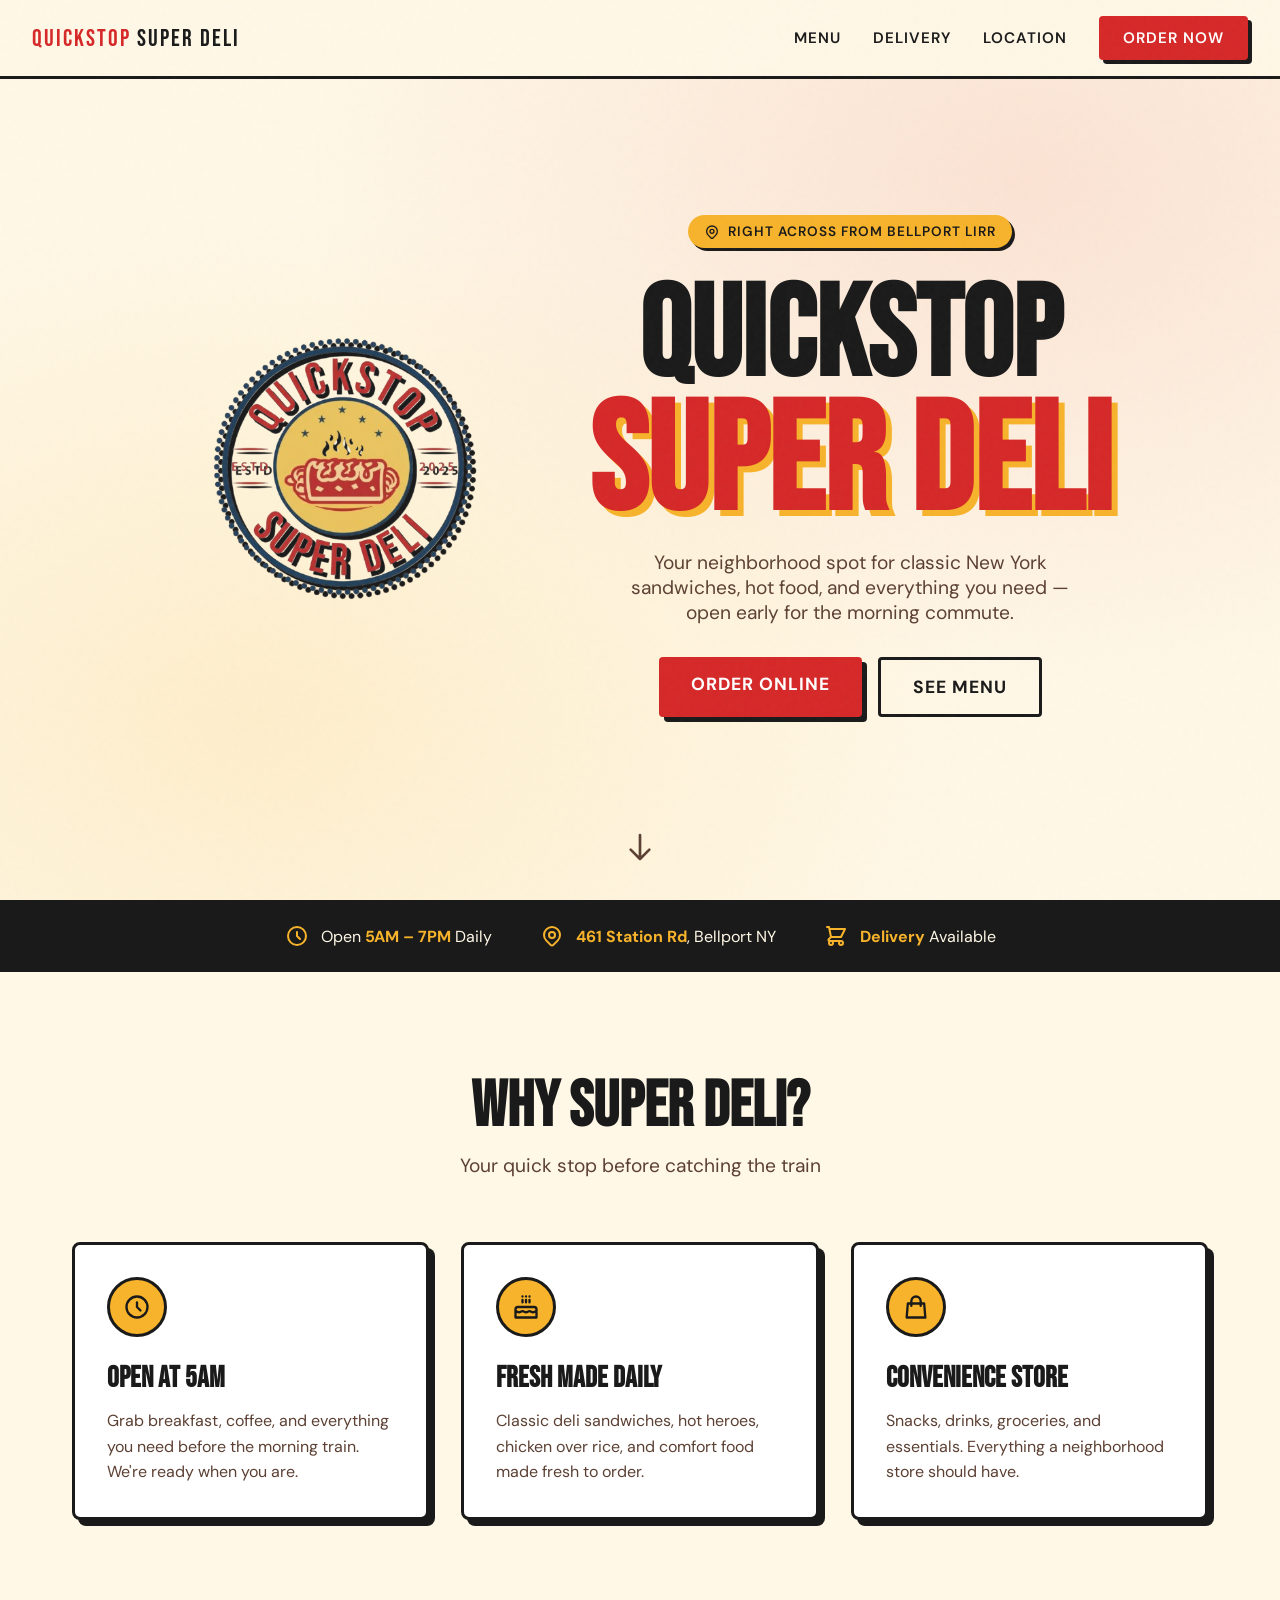
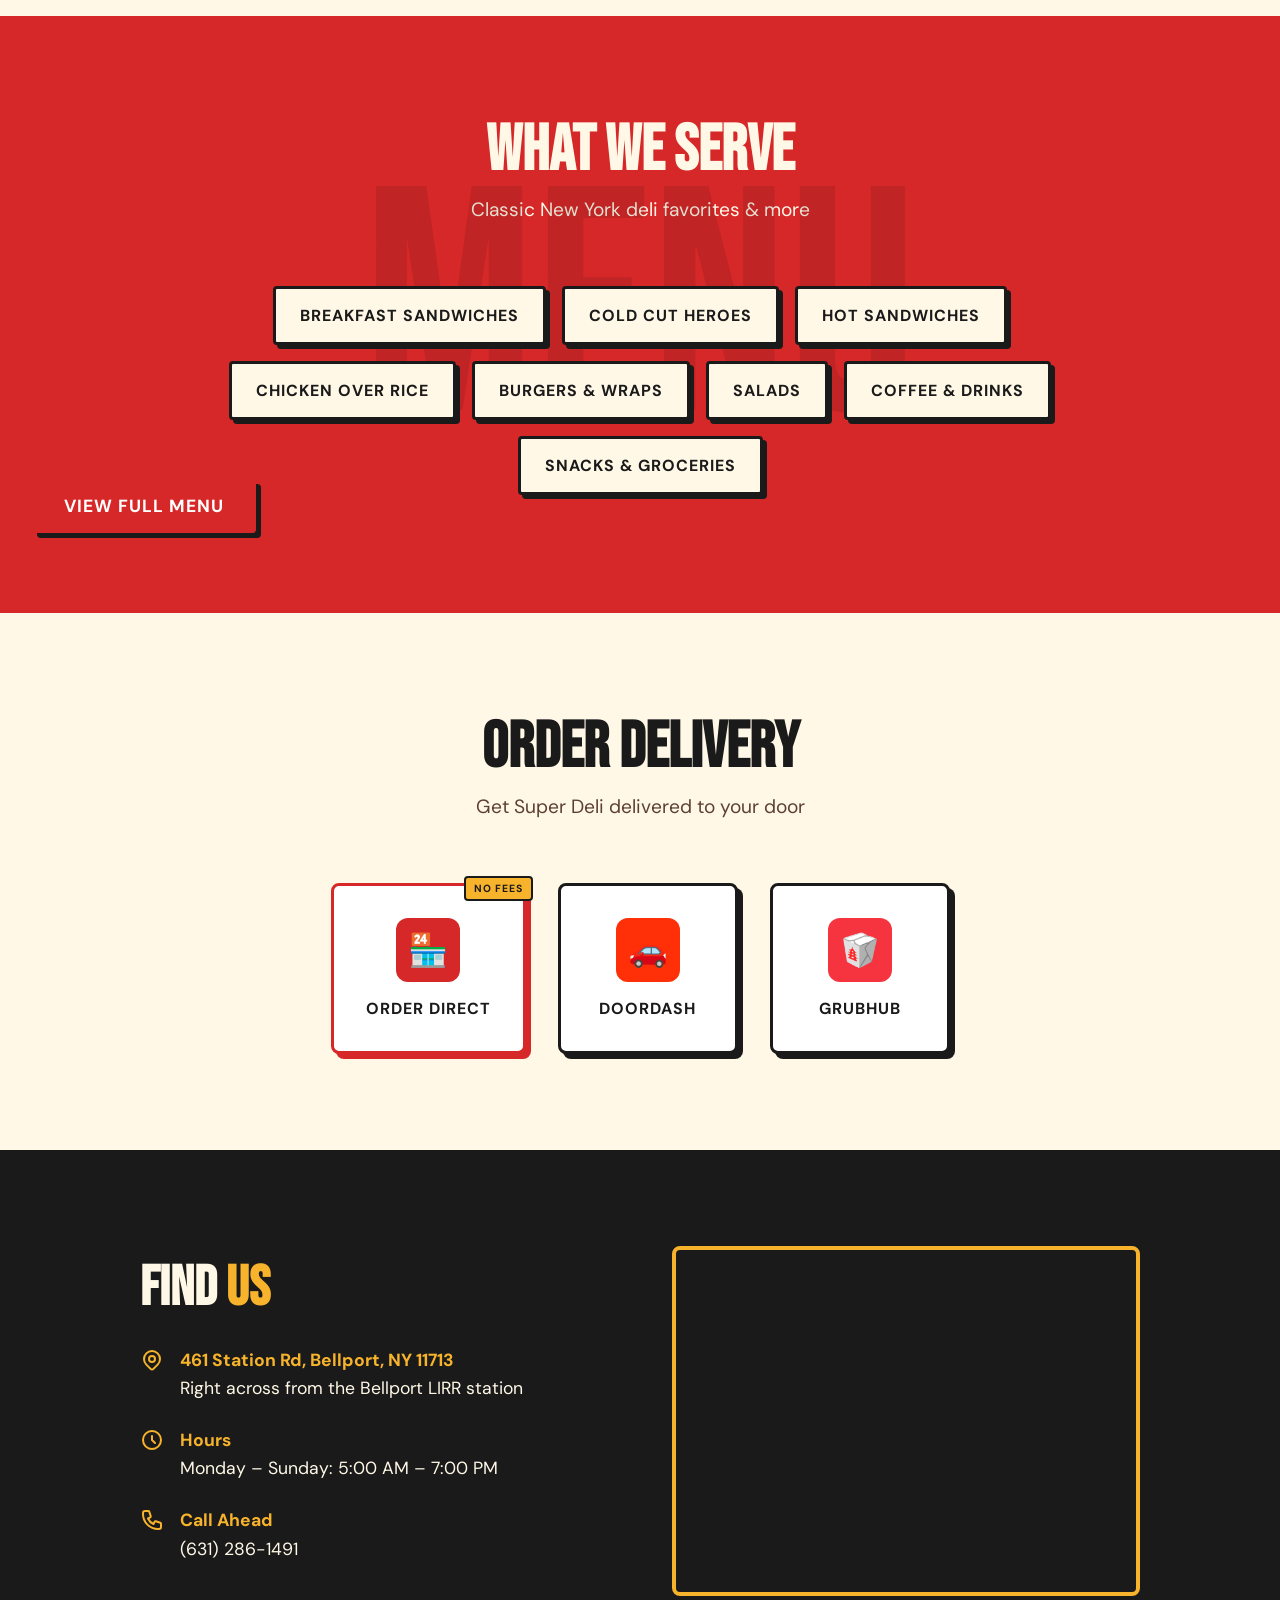
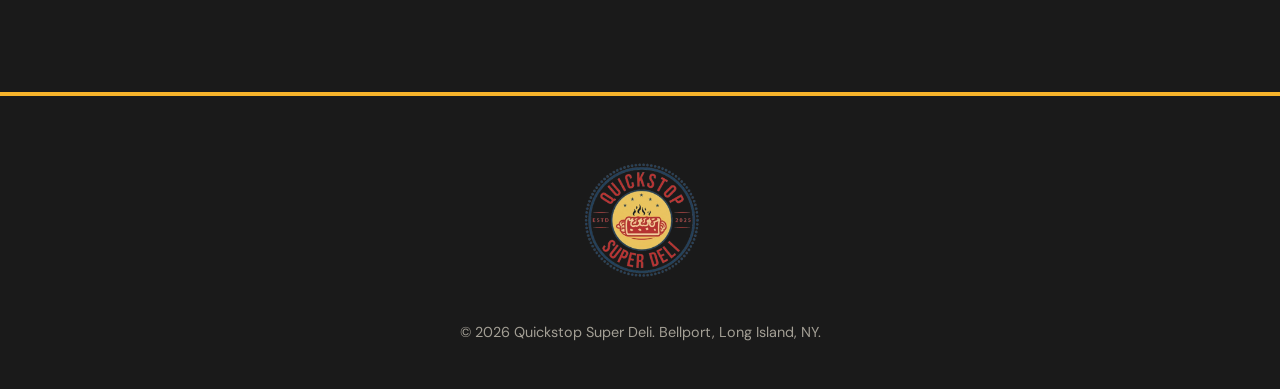
<file: website/index.html>
<!DOCTYPE html>
<html lang="en">
<head>
    <meta charset="UTF-8">
    <meta name="viewport" content="width=device-width, initial-scale=1.0">
    <title>Quickstop Super Deli | Bellport, NY</title>
    <link rel="preconnect" href="https://fonts.googleapis.com">
    <link rel="preconnect" href="https://fonts.gstatic.com" crossorigin>
    <link href="https://fonts.googleapis.com/css2?family=Bebas+Neue&family=DM+Sans:wght@400;500;600;700&display=swap" rel="stylesheet">
    <style>
        :root {
            --deli-red: #D62828;
            --deli-yellow: #F7B32B;
            --deli-cream: #FFF8E7;
            --deli-dark: #1A1A1A;
            --deli-brown: #5C4033;
        }

        * {
            margin: 0;
            padding: 0;
            box-sizing: border-box;
        }

        body {
            font-family: 'DM Sans', sans-serif;
            background: var(--deli-cream);
            color: var(--deli-dark);
            overflow-x: hidden;
        }

        /* Grain overlay */
        body::before {
            content: '';
            position: fixed;
            top: 0;
            left: 0;
            width: 100%;
            height: 100%;
            background-image: url("data:image/svg+xml,%3Csvg viewBox='0 0 200 200' xmlns='http://www.w3.org/2000/svg'%3E%3Cfilter id='noise'%3E%3CfeTurbulence type='fractalNoise' baseFrequency='0.85' numOctaves='4' stitchTiles='stitch'/%3E%3C/filter%3E%3Crect width='100%' height='100%' filter='url(%23noise)'/%3E%3C/svg%3E");
            opacity: 0.03;
            pointer-events: none;
            z-index: 1000;
        }

        /* Navigation */
        nav {
            position: fixed;
            top: 0;
            left: 0;
            right: 0;
            z-index: 100;
            padding: 1rem 2rem;
            display: flex;
            justify-content: space-between;
            align-items: center;
            background: rgba(255, 248, 231, 0.95);
            backdrop-filter: blur(10px);
            border-bottom: 3px solid var(--deli-dark);
        }

        .logo-text {
            font-family: 'Bebas Neue', sans-serif;
            font-size: 1.5rem;
            color: var(--deli-red);
            letter-spacing: 2px;
            text-decoration: none;
        }

        .logo-text span {
            color: var(--deli-dark);
        }

        .nav-links {
            display: flex;
            gap: 2rem;
            align-items: center;
        }

        .nav-links a {
            text-decoration: none;
            color: var(--deli-dark);
            font-weight: 600;
            font-size: 0.95rem;
            text-transform: uppercase;
            letter-spacing: 1px;
            transition: color 0.3s;
        }

        .nav-links a:hover {
            color: var(--deli-red);
        }

        .order-btn {
            background: var(--deli-red);
            color: white !important;
            padding: 0.75rem 1.5rem;
            border-radius: 4px;
            transition: transform 0.3s, box-shadow 0.3s !important;
            box-shadow: 4px 4px 0 var(--deli-dark);
        }

        .order-btn:hover {
            transform: translate(-2px, -2px);
            box-shadow: 6px 6px 0 var(--deli-dark);
        }

        /* Hero Section */
        .hero {
            min-height: 100vh;
            display: flex;
            justify-content: center;
            align-items: center;
            gap: 5rem;
            padding: 6rem 5% 4rem;
            position: relative;
            overflow: hidden;
        }

        .hero-logo {
            flex-shrink: 0;
        }

        .hero-logo img {
            width: 340px;
            height: auto;
            filter: drop-shadow(4px 4px 0 var(--deli-dark));
        }

        .hero-content {
            text-align: center;
            max-width: 550px;
        }

        .hero-bg {
            position: absolute;
            top: 0;
            left: 0;
            right: 0;
            bottom: 0;
            background: 
                radial-gradient(ellipse at 20% 80%, rgba(247, 179, 43, 0.15) 0%, transparent 50%),
                radial-gradient(ellipse at 80% 20%, rgba(214, 40, 40, 0.1) 0%, transparent 50%);
            z-index: -1;
        }

        .hero-badge {
            display: inline-flex;
            align-items: center;
            gap: 0.5rem;
            background: var(--deli-yellow);
            color: var(--deli-dark);
            padding: 0.5rem 1rem;
            border-radius: 50px;
            font-weight: 600;
            font-size: 0.85rem;
            text-transform: uppercase;
            letter-spacing: 1px;
            margin-bottom: 2rem;
            animation: fadeSlideDown 0.8s ease-out;
            box-shadow: 3px 3px 0 var(--deli-dark);
        }

        .hero-badge svg {
            width: 16px;
            height: 16px;
        }

        .hero h1 {
            font-family: 'Bebas Neue', sans-serif;
            font-size: clamp(3.5rem, 10vw, 8rem);
            line-height: 0.9;
            color: var(--deli-dark);
            margin-bottom: 1rem;
            animation: fadeSlideUp 0.8s ease-out 0.2s both;
        }

        .hero h1 .super {
            color: var(--deli-red);
            display: block;
            font-size: 1.2em;
            text-shadow: 6px 6px 0 var(--deli-yellow);
        }

        .hero-subtitle {
            font-size: 1.2rem;
            color: var(--deli-brown);
            max-width: 450px;
            margin: 0 auto 2rem;
            animation: fadeSlideUp 0.8s ease-out 0.4s both;
        }

        .hero-ctas {
            display: flex;
            gap: 1rem;
            flex-wrap: wrap;
            justify-content: center;
            animation: fadeSlideUp 0.8s ease-out 0.6s both;
        }

        .btn-primary {
            background: var(--deli-red);
            color: white;
            padding: 1rem 2rem;
            font-size: 1.1rem;
            font-weight: 700;
            text-decoration: none;
            text-transform: uppercase;
            letter-spacing: 1px;
            border-radius: 4px;
            box-shadow: 5px 5px 0 var(--deli-dark);
            transition: all 0.3s;
        }

        .btn-primary:hover {
            transform: translate(-3px, -3px);
            box-shadow: 8px 8px 0 var(--deli-dark);
        }

        .btn-secondary {
            background: transparent;
            color: var(--deli-dark);
            padding: 1rem 2rem;
            font-size: 1.1rem;
            font-weight: 700;
            text-decoration: none;
            text-transform: uppercase;
            letter-spacing: 1px;
            border: 3px solid var(--deli-dark);
            border-radius: 4px;
            transition: all 0.3s;
        }

        .btn-secondary:hover {
            background: var(--deli-dark);
            color: var(--deli-cream);
        }

        .scroll-indicator {
            position: absolute;
            bottom: 2rem;
            left: 50%;
            transform: translateX(-50%);
            animation: bounce 2s infinite;
        }

        .scroll-indicator svg {
            width: 32px;
            height: 32px;
            color: var(--deli-brown);
        }

        /* Info Strip */
        .info-strip {
            background: var(--deli-dark);
            color: var(--deli-cream);
            padding: 1.5rem 2rem;
            display: flex;
            justify-content: center;
            gap: 3rem;
            flex-wrap: wrap;
        }

        .info-item {
            display: flex;
            align-items: center;
            gap: 0.75rem;
            font-size: 1rem;
        }

        .info-item svg {
            width: 24px;
            height: 24px;
            color: var(--deli-yellow);
        }

        .info-item strong {
            color: var(--deli-yellow);
        }

        /* Features Section */
        .features {
            padding: 6rem 2rem;
            max-width: 1200px;
            margin: 0 auto;
        }

        .section-header {
            text-align: center;
            margin-bottom: 4rem;
        }

        .section-header h2 {
            font-family: 'Bebas Neue', sans-serif;
            font-size: 4rem;
            color: var(--deli-dark);
            margin-bottom: 0.5rem;
        }

        .section-header p {
            color: var(--deli-brown);
            font-size: 1.2rem;
        }

        .features-grid {
            display: grid;
            grid-template-columns: repeat(auto-fit, minmax(280px, 1fr));
            gap: 2rem;
        }

        .feature-card {
            background: white;
            border: 3px solid var(--deli-dark);
            border-radius: 8px;
            padding: 2rem;
            box-shadow: 6px 6px 0 var(--deli-dark);
            transition: all 0.3s;
        }

        .feature-card:hover {
            transform: translate(-4px, -4px);
            box-shadow: 10px 10px 0 var(--deli-dark);
        }

        .feature-icon {
            width: 60px;
            height: 60px;
            background: var(--deli-yellow);
            border-radius: 50%;
            display: flex;
            align-items: center;
            justify-content: center;
            margin-bottom: 1.5rem;
            border: 3px solid var(--deli-dark);
        }

        .feature-icon svg {
            width: 28px;
            height: 28px;
            color: var(--deli-dark);
        }

        .feature-card h3 {
            font-family: 'Bebas Neue', sans-serif;
            font-size: 1.8rem;
            margin-bottom: 0.75rem;
            color: var(--deli-dark);
        }

        .feature-card p {
            color: var(--deli-brown);
            line-height: 1.6;
        }

        /* Menu Preview */
        .menu-preview {
            background: var(--deli-red);
            padding: 6rem 2rem;
            position: relative;
            overflow: hidden;
        }

        .menu-preview::before {
            content: 'MENU';
            position: absolute;
            font-family: 'Bebas Neue', sans-serif;
            font-size: 20rem;
            color: rgba(0,0,0,0.1);
            top: 50%;
            left: 50%;
            transform: translate(-50%, -50%);
            pointer-events: none;
        }

        .menu-preview .section-header h2,
        .menu-preview .section-header p {
            color: var(--deli-cream);
        }

        .menu-categories {
            display: flex;
            justify-content: center;
            gap: 1rem;
            flex-wrap: wrap;
            max-width: 900px;
            margin: 0 auto;
            position: relative;
            z-index: 1;
        }

        .menu-tag {
            background: var(--deli-cream);
            color: var(--deli-dark);
            padding: 1rem 1.5rem;
            font-weight: 700;
            text-transform: uppercase;
            letter-spacing: 1px;
            border-radius: 4px;
            border: 3px solid var(--deli-dark);
            box-shadow: 4px 4px 0 var(--deli-dark);
            transition: all 0.3s;
            cursor: default;
        }

        .menu-tag:hover {
            background: var(--deli-yellow);
            transform: translate(-2px, -2px);
            box-shadow: 6px 6px 0 var(--deli-dark);
        }

        /* Delivery Section */
        .delivery {
            padding: 6rem 2rem;
            max-width: 1000px;
            margin: 0 auto;
            text-align: center;
        }

        .delivery-apps {
            display: flex;
            justify-content: center;
            gap: 2rem;
            margin-top: 3rem;
            flex-wrap: wrap;
        }

        .delivery-app {
            display: flex;
            flex-direction: column;
            align-items: center;
            gap: 1rem;
            padding: 2rem;
            background: white;
            border: 3px solid var(--deli-dark);
            border-radius: 8px;
            box-shadow: 5px 5px 0 var(--deli-dark);
            text-decoration: none;
            color: var(--deli-dark);
            transition: all 0.3s;
            min-width: 180px;
        }

        .delivery-app:hover {
            transform: translate(-3px, -3px);
            box-shadow: 8px 8px 0 var(--deli-dark);
        }

        .delivery-app-icon {
            width: 64px;
            height: 64px;
            border-radius: 12px;
            display: flex;
            align-items: center;
            justify-content: center;
            font-size: 2rem;
        }

        .delivery-app-icon.order-direct {
            background: var(--deli-red);
            color: white;
        }

        .delivery-app.order-direct-card {
            border-color: var(--deli-red);
            box-shadow: 5px 5px 0 var(--deli-red);
            position: relative;
        }

        .delivery-app.order-direct-card:hover {
            box-shadow: 8px 8px 0 var(--deli-red);
        }

        .direct-badge {
            position: absolute;
            top: -10px;
            right: -10px;
            background: var(--deli-yellow);
            color: var(--deli-dark);
            font-size: 0.65rem;
            font-weight: 700;
            text-transform: uppercase;
            letter-spacing: 1px;
            padding: 0.25rem 0.5rem;
            border-radius: 4px;
            border: 2px solid var(--deli-dark);
        }

        .delivery-app-icon.grubhub {
            background: #F63440;
            color: white;
        }

        .delivery-app-icon.doordash {
            background: #FF3008;
            color: white;
        }

        .delivery-app span {
            font-weight: 700;
            text-transform: uppercase;
            letter-spacing: 1px;
        }

        /* Location Section */
        .location {
            background: var(--deli-dark);
            color: var(--deli-cream);
            padding: 6rem 2rem;
        }

        .location-content {
            max-width: 1000px;
            margin: 0 auto;
            display: grid;
            grid-template-columns: 1fr 1fr;
            gap: 4rem;
            align-items: center;
        }

        .location-info h2 {
            font-family: 'Bebas Neue', sans-serif;
            font-size: 3.5rem;
            margin-bottom: 1.5rem;
        }

        .location-info h2 span {
            color: var(--deli-yellow);
        }

        .location-detail {
            display: flex;
            align-items: flex-start;
            gap: 1rem;
            margin-bottom: 1.5rem;
        }

        .location-detail svg {
            width: 24px;
            height: 24px;
            color: var(--deli-yellow);
            flex-shrink: 0;
            margin-top: 2px;
        }

        .location-detail p {
            font-size: 1.1rem;
            line-height: 1.6;
        }

        .location-detail strong {
            color: var(--deli-yellow);
        }

        .map-container {
            border-radius: 8px;
            height: 350px;
            border: 4px solid var(--deli-yellow);
            overflow: hidden;
        }

        .map-container iframe {
            width: 100%;
            height: 100%;
            border: 0;
        }

        /* Footer */
        footer {
            background: var(--deli-dark);
            border-top: 4px solid var(--deli-yellow);
            padding: 3rem 2rem;
            text-align: center;
        }

        .footer-logo-img {
            height: 150px;
            width: auto;
            margin-bottom: 1.5rem;
        }

        footer p {
            color: rgba(255, 248, 231, 0.6);
            font-size: 0.9rem;
        }

        /* Animations */
        @keyframes fadeSlideUp {
            from {
                opacity: 0;
                transform: translateY(30px);
            }
            to {
                opacity: 1;
                transform: translateY(0);
            }
        }

        @keyframes fadeSlideDown {
            from {
                opacity: 0;
                transform: translateY(-20px);
            }
            to {
                opacity: 1;
                transform: translateY(0);
            }
        }

        @keyframes bounce {
            0%, 20%, 50%, 80%, 100% {
                transform: translateX(-50%) translateY(0);
            }
            40% {
                transform: translateX(-50%) translateY(-10px);
            }
            60% {
                transform: translateX(-50%) translateY(-5px);
            }
        }

        /* Responsive */
        @media (max-width: 1100px) {
            .hero {
                gap: 3rem;
            }

            .hero-logo img {
                width: 280px;
            }
        }

        @media (max-width: 900px) {
            .hero {
                flex-direction: column;
                gap: 2rem;
                padding-top: 7rem;
            }

            .hero-logo img {
                width: 200px;
            }
        }

        @media (max-width: 768px) {
            .nav-links {
                display: none;
            }

            .hero-logo img {
                width: 150px;
            }

            .hero h1 {
                font-size: clamp(3rem, 12vw, 6rem);
            }

            .hero-subtitle {
                font-size: 1.1rem;
            }

            .info-strip {
                gap: 1.5rem;
            }

            .location-content {
                grid-template-columns: 1fr;
                gap: 2rem;
            }

            .map-placeholder {
                height: 250px;
            }
        }
    </style>
</head>
<body>
    <!-- Navigation -->
    <nav>
        <a href="/" class="logo-text">QUICKSTOP <span>SUPER DELI</span></a>
        <div class="nav-links">
            <a href="menu.html">Menu</a>
            <a href="#delivery">Delivery</a>
            <a href="#location">Location</a>
            <a href="order.html" class="order-btn">Order Now</a>
        </div>
    </nav>

    <!-- Hero Section -->
    <section class="hero">
        <div class="hero-bg"></div>

        <div class="hero-logo">
            <img src="logo.png" alt="Quickstop Super Deli">
        </div>

        <div class="hero-content">
            <div class="hero-badge">
                <svg xmlns="http://www.w3.org/2000/svg" fill="none" viewBox="0 0 24 24" stroke="currentColor" stroke-width="2">
                    <path stroke-linecap="round" stroke-linejoin="round" d="M17.657 16.657L13.414 20.9a1.998 1.998 0 01-2.827 0l-4.244-4.243a8 8 0 1111.314 0z" />
                    <path stroke-linecap="round" stroke-linejoin="round" d="M15 11a3 3 0 11-6 0 3 3 0 016 0z" />
                </svg>
                Right Across from Bellport LIRR
            </div>

            <h1>
                QUICKSTOP
                <span class="super">SUPER DELI</span>
            </h1>

            <p class="hero-subtitle">
                Your neighborhood spot for classic New York sandwiches, hot food, and everything you need — open early for the morning commute.
            </p>

            <div class="hero-ctas">
                <a href="order.html" class="btn-primary">Order Online</a>
                <a href="menu.html" class="btn-secondary">See Menu</a>
            </div>
        </div>

        <div class="scroll-indicator">
            <svg xmlns="http://www.w3.org/2000/svg" fill="none" viewBox="0 0 24 24" stroke="currentColor" stroke-width="2">
                <path stroke-linecap="round" stroke-linejoin="round" d="M19 14l-7 7m0 0l-7-7m7 7V3" />
            </svg>
        </div>
    </section>

    <!-- Info Strip -->
    <div class="info-strip">
        <div class="info-item">
            <svg xmlns="http://www.w3.org/2000/svg" fill="none" viewBox="0 0 24 24" stroke="currentColor" stroke-width="2">
                <path stroke-linecap="round" stroke-linejoin="round" d="M12 8v4l3 3m6-3a9 9 0 11-18 0 9 9 0 0118 0z" />
            </svg>
            <span>Open <strong>5AM – 7PM</strong> Daily</span>
        </div>
        <div class="info-item">
            <svg xmlns="http://www.w3.org/2000/svg" fill="none" viewBox="0 0 24 24" stroke="currentColor" stroke-width="2">
                <path stroke-linecap="round" stroke-linejoin="round" d="M17.657 16.657L13.414 20.9a1.998 1.998 0 01-2.827 0l-4.244-4.243a8 8 0 1111.314 0z" />
                <path stroke-linecap="round" stroke-linejoin="round" d="M15 11a3 3 0 11-6 0 3 3 0 016 0z" />
            </svg>
            <span><strong>461 Station Rd</strong>, Bellport NY</span>
        </div>
        <div class="info-item">
            <svg xmlns="http://www.w3.org/2000/svg" fill="none" viewBox="0 0 24 24" stroke="currentColor" stroke-width="2">
                <path stroke-linecap="round" stroke-linejoin="round" d="M3 3h2l.4 2M7 13h10l4-8H5.4M7 13L5.4 5M7 13l-2.293 2.293c-.63.63-.184 1.707.707 1.707H17m0 0a2 2 0 100 4 2 2 0 000-4zm-8 2a2 2 0 11-4 0 2 2 0 014 0z" />
            </svg>
            <span><strong>Delivery</strong> Available</span>
        </div>
    </div>

    <!-- Features Section -->
    <section class="features">
        <div class="section-header">
            <h2>Why Super Deli?</h2>
            <p>Your quick stop before catching the train</p>
        </div>

        <div class="features-grid">
            <div class="feature-card">
                <div class="feature-icon">
                    <svg xmlns="http://www.w3.org/2000/svg" fill="none" viewBox="0 0 24 24" stroke="currentColor" stroke-width="2">
                        <path stroke-linecap="round" stroke-linejoin="round" d="M12 8v4l3 3m6-3a9 9 0 11-18 0 9 9 0 0118 0z" />
                    </svg>
                </div>
                <h3>Open at 5AM</h3>
                <p>Grab breakfast, coffee, and everything you need before the morning train. We're ready when you are.</p>
            </div>

            <div class="feature-card">
                <div class="feature-icon">
                    <svg xmlns="http://www.w3.org/2000/svg" fill="none" viewBox="0 0 24 24" stroke="currentColor" stroke-width="2">
                        <path stroke-linecap="round" stroke-linejoin="round" d="M21 15.546c-.523 0-1.046.151-1.5.454a2.704 2.704 0 01-3 0 2.704 2.704 0 00-3 0 2.704 2.704 0 01-3 0 2.704 2.704 0 00-3 0 2.704 2.704 0 01-3 0 2.701 2.701 0 00-1.5-.454M9 6v2m3-2v2m3-2v2M9 3h.01M12 3h.01M15 3h.01M21 21v-7a2 2 0 00-2-2H5a2 2 0 00-2 2v7h18z" />
                    </svg>
                </div>
                <h3>Fresh Made Daily</h3>
                <p>Classic deli sandwiches, hot heroes, chicken over rice, and comfort food made fresh to order.</p>
            </div>

            <div class="feature-card">
                <div class="feature-icon">
                    <svg xmlns="http://www.w3.org/2000/svg" fill="none" viewBox="0 0 24 24" stroke="currentColor" stroke-width="2">
                        <path stroke-linecap="round" stroke-linejoin="round" d="M16 11V7a4 4 0 00-8 0v4M5 9h14l1 12H4L5 9z" />
                    </svg>
                </div>
                <h3>Convenience Store</h3>
                <p>Snacks, drinks, groceries, and essentials. Everything a neighborhood store should have.</p>
            </div>
        </div>
    </section>

    <!-- Menu Preview -->
    <section id="menu" class="menu-preview">
        <div class="section-header">
            <h2>What We Serve</h2>
            <p>Classic New York deli favorites & more</p>
        </div>

        <div class="menu-categories">
            <span class="menu-tag">Breakfast Sandwiches</span>
            <span class="menu-tag">Cold Cut Heroes</span>
            <span class="menu-tag">Hot Sandwiches</span>
            <span class="menu-tag">Chicken Over Rice</span>
            <span class="menu-tag">Burgers & Wraps</span>
            <span class="menu-tag">Salads</span>
            <span class="menu-tag">Coffee & Drinks</span>
            <span class="menu-tag">Snacks & Groceries</span>
        </div>
        <a href="menu.html" class="btn-primary" style="margin-top: 2rem;">View Full Menu</a>
    </section>

    <!-- Delivery Section -->
    <section id="delivery" class="delivery">
        <div class="section-header">
            <h2>Order Delivery</h2>
            <p>Get Super Deli delivered to your door</p>
        </div>

        <div class="delivery-apps">
            <a href="order.html" class="delivery-app order-direct-card">
                <span class="direct-badge">No Fees</span>
                <div class="delivery-app-icon order-direct">🏪</div>
                <span>Order Direct</span>
            </a>
            <a href="https://www.doordash.com/convenience/store/quick-stop-super-deli-bellport-36500379/" target="_blank" rel="noopener" class="delivery-app">
                <div class="delivery-app-icon doordash">🚗</div>
                <span>DoorDash</span>
            </a>
            <a href="https://www.grubhub.com/restaurant/quick-stop-super-deli-461-station-rd-bellport/12684712" target="_blank" rel="noopener" class="delivery-app">
                <div class="delivery-app-icon grubhub">🥡</div>
                <span>Grubhub</span>
            </a>
        </div>
    </section>

    <!-- Location Section -->
    <section id="location" class="location">
        <div class="location-content">
            <div class="location-info">
                <h2>Find <span>Us</span></h2>
                
                <div class="location-detail">
                    <svg xmlns="http://www.w3.org/2000/svg" fill="none" viewBox="0 0 24 24" stroke="currentColor" stroke-width="2">
                        <path stroke-linecap="round" stroke-linejoin="round" d="M17.657 16.657L13.414 20.9a1.998 1.998 0 01-2.827 0l-4.244-4.243a8 8 0 1111.314 0z" />
                        <path stroke-linecap="round" stroke-linejoin="round" d="M15 11a3 3 0 11-6 0 3 3 0 016 0z" />
                    </svg>
                    <p>
                        <strong>461 Station Rd, Bellport, NY 11713</strong><br>
                        Right across from the Bellport LIRR station
                    </p>
                </div>

                <div class="location-detail">
                    <svg xmlns="http://www.w3.org/2000/svg" fill="none" viewBox="0 0 24 24" stroke="currentColor" stroke-width="2">
                        <path stroke-linecap="round" stroke-linejoin="round" d="M12 8v4l3 3m6-3a9 9 0 11-18 0 9 9 0 0118 0z" />
                    </svg>
                    <p>
                        <strong>Hours</strong><br>
                        Monday – Sunday: 5:00 AM – 7:00 PM
                    </p>
                </div>

                <div class="location-detail">
                    <svg xmlns="http://www.w3.org/2000/svg" fill="none" viewBox="0 0 24 24" stroke="currentColor" stroke-width="2">
                        <path stroke-linecap="round" stroke-linejoin="round" d="M3 5a2 2 0 012-2h3.28a1 1 0 01.948.684l1.498 4.493a1 1 0 01-.502 1.21l-2.257 1.13a11.042 11.042 0 005.516 5.516l1.13-2.257a1 1 0 011.21-.502l4.493 1.498a1 1 0 01.684.949V19a2 2 0 01-2 2h-1C9.716 21 3 14.284 3 6V5z" />
                    </svg>
                    <p>
                        <strong>Call Ahead</strong><br>
                        (631) 286-1491
                    </p>
                </div>
            </div>

            <div class="map-container">
                <iframe
                    src="https://maps.google.com/maps?q=461+Station+Rd,+Bellport,+NY+11713&t=&z=15&ie=UTF8&iwloc=&output=embed"
                    allowfullscreen=""
                    loading="lazy"
                    title="Quickstop Super Deli Location">
                </iframe>
            </div>
        </div>
    </section>

    <!-- Footer -->
    <footer>
        <img src="logo.png" alt="Quickstop Super Deli" class="footer-logo-img">
        <p>© 2026 Quickstop Super Deli. Bellport, Long Island, NY.</p>
    </footer>
</body>
</html>
</file>
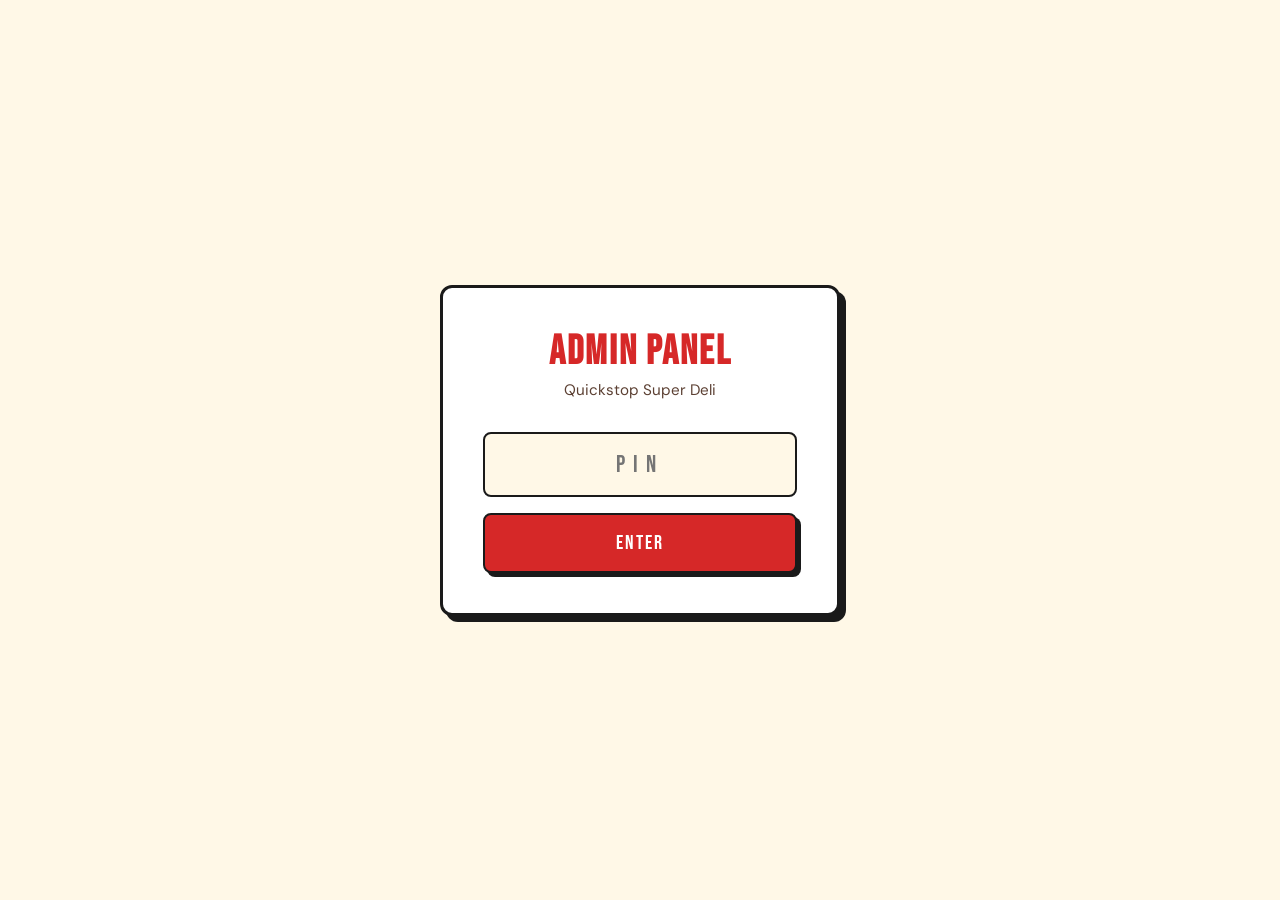
<file: website/admin/index.html>
<!DOCTYPE html>
<html lang="en">
<head>
    <meta charset="UTF-8">
    <meta name="viewport" content="width=device-width, initial-scale=1.0">
    <title>Admin | Quickstop Super Deli</title>
    <meta name="robots" content="noindex, nofollow">
    <link rel="icon" type="image/svg+xml" href="/favicon.svg">
    <link rel="preconnect" href="https://fonts.googleapis.com">
    <link rel="preconnect" href="https://fonts.gstatic.com" crossorigin>
    <link href="https://fonts.googleapis.com/css2?family=Bebas+Neue&family=DM+Sans:wght@400;500;600;700&display=swap" rel="stylesheet">
    <link rel="stylesheet" href="style.css">
</head>
<body>

    <!-- Login Screen -->
    <div class="login-screen" id="loginScreen">
        <div class="login-card">
            <h1>Admin Panel</h1>
            <p class="subtitle">Quickstop Super Deli</p>
            <input type="password" class="pin-input" id="pinInput" placeholder="PIN" maxlength="8" inputmode="numeric" autocomplete="off">
            <button class="login-btn" id="loginBtn" onclick="doLogin()">Enter</button>
            <div class="login-error" id="loginError"></div>
        </div>
    </div>

    <!-- Dashboard -->
    <div class="dashboard" id="dashboard">
        <div class="dash-header">
            <div class="dash-title">Admin <span>Panel</span></div>
            <button class="dash-logout" onclick="doLogout()">Logout</button>
        </div>

        <div class="tab-nav">
            <button class="tab-btn active" onclick="switchTab('settings')">Settings</button>
            <button class="tab-btn" onclick="switchTab('specials')">Specials</button>
            <button class="tab-btn" onclick="switchTab('pins')">PIN Management</button>
        </div>

        <!-- Tab: Settings -->
        <div class="tab-content visible" id="tab-settings">
            <div class="admin-card">
                <div class="card-header">Online Ordering</div>
                <div class="card-body">
                    <div class="setting-row">
                        <div>
                            <div class="setting-label">Online Ordering</div>
                            <div class="setting-desc">Allow customers to place orders on the website</div>
                        </div>
                        <label class="toggle-switch">
                            <input type="checkbox" id="setOrderingEnabled">
                            <span class="toggle-slider"></span>
                        </label>
                    </div>
                    <div class="setting-row">
                        <div>
                            <div class="setting-label">Scheduled Orders</div>
                            <div class="setting-desc">Allow customers to order ahead</div>
                        </div>
                        <label class="toggle-switch">
                            <input type="checkbox" id="setSchedulingEnabled">
                            <span class="toggle-slider"></span>
                        </label>
                    </div>
                    <div class="setting-row">
                        <div class="setting-label">Max Schedule Days Ahead</div>
                        <input type="number" class="setting-input" id="setMaxScheduleDays" min="1" max="14" step="1">
                    </div>
                </div>
            </div>

            <div class="admin-card">
                <div class="card-header">Delivery</div>
                <div class="card-body">
                    <div class="setting-row">
                        <div>
                            <div class="setting-label">Delivery Enabled</div>
                            <div class="setting-desc">Allow delivery orders</div>
                        </div>
                        <label class="toggle-switch">
                            <input type="checkbox" id="setDeliveryEnabled">
                            <span class="toggle-slider"></span>
                        </label>
                    </div>
                    <div class="setting-row">
                        <div class="setting-label">Delivery Radius (miles)</div>
                        <input type="number" class="setting-input" id="setDeliveryRadius" min="1" max="50" step="0.5">
                    </div>
                    <div class="setting-row">
                        <div class="setting-label">Delivery Minimum ($)</div>
                        <input type="number" class="setting-input" id="setDeliveryMin" min="0" step="1">
                    </div>
                    <div class="setting-row">
                        <div class="setting-label">Delivery Fee ($)</div>
                        <input type="number" class="setting-input" id="setDeliveryFee" min="0" step="0.50">
                    </div>
                </div>
            </div>

            <div class="admin-card">
                <div class="card-header">Fees & Tax</div>
                <div class="card-body">
                    <div class="setting-row">
                        <div>
                            <div class="setting-label">Service Fee</div>
                            <div class="setting-desc">Additional fee per order</div>
                        </div>
                        <label class="toggle-switch">
                            <input type="checkbox" id="setServiceFeeEnabled">
                            <span class="toggle-slider"></span>
                        </label>
                    </div>
                    <div class="setting-row">
                        <div class="setting-label">Service Fee Amount ($)</div>
                        <input type="number" class="setting-input" id="setServiceFee" min="0" step="0.25">
                    </div>
                    <div class="setting-row">
                        <div class="setting-label">Tax Rate (%)</div>
                        <input type="number" class="setting-input" id="setTaxRate" min="0" max="20" step="0.001">
                    </div>
                </div>
            </div>

            <button class="save-btn" id="saveSettingsBtn" onclick="saveSettings()">Save Settings</button>
            <div class="save-status" id="settingsStatus"></div>
        </div>

        <!-- Tab: Specials -->
        <div class="tab-content" id="tab-specials">
            <div class="admin-card">
                <div class="card-header">Daily Specials</div>
                <div class="card-body">
                    <div class="specials-list" id="specialsList"></div>
                    <button class="add-special-btn" onclick="openSpecialModal()">+ Add Special</button>
                </div>
            </div>
        </div>

        <!-- Tab: PIN Management -->
        <div class="tab-content" id="tab-pins">
            <div class="admin-card">
                <div class="card-header">Change Store PIN</div>
                <div class="card-body">
                    <p class="setting-desc" style="margin-bottom: 1rem;">This PIN is used by staff to access the order dashboard.</p>
                    <div class="pin-row">
                        <div class="form-row">
                            <label>Current Store PIN</label>
                            <input type="password" id="storeCurrentPin" maxlength="8" inputmode="numeric" autocomplete="off">
                        </div>
                        <div class="form-row">
                            <label>New Store PIN</label>
                            <input type="password" id="storeNewPin" maxlength="8" inputmode="numeric" autocomplete="off">
                        </div>
                    </div>
                    <button class="save-btn" onclick="changePin('store')">Change Store PIN</button>
                    <div class="save-status" id="storePinStatus"></div>
                </div>
            </div>

            <div class="admin-card">
                <div class="card-header">Change Admin PIN</div>
                <div class="card-body">
                    <p class="setting-desc" style="margin-bottom: 1rem;">This PIN is used to access this admin panel.</p>
                    <div class="pin-row">
                        <div class="form-row">
                            <label>Current Admin PIN</label>
                            <input type="password" id="adminCurrentPin" maxlength="8" inputmode="numeric" autocomplete="off">
                        </div>
                        <div class="form-row">
                            <label>New Admin PIN</label>
                            <input type="password" id="adminNewPin" maxlength="8" inputmode="numeric" autocomplete="off">
                        </div>
                    </div>
                    <button class="save-btn" onclick="changePin('admin')">Change Admin PIN</button>
                    <div class="save-status" id="adminPinStatus"></div>
                </div>
            </div>
        </div>
    </div>

    <!-- Special Form Modal -->
    <div class="modal-overlay" id="specialModal">
        <div class="modal">
            <div class="modal-header">
                <h2 id="specialModalTitle">Add Special</h2>
                <button class="modal-close" onclick="closeSpecialModal()">&times;</button>
            </div>
            <div class="modal-body">
                <input type="hidden" id="specialId">
                <div class="form-row">
                    <label for="specialTitle">Title *</label>
                    <input type="text" id="specialTitle" placeholder="e.g. Taco Tuesday">
                </div>
                <div class="form-row">
                    <label for="specialDesc">Description</label>
                    <textarea id="specialDesc" placeholder="e.g. 3 tacos for $8 with rice and beans"></textarea>
                </div>
                <div class="form-row">
                    <label for="specialDay">Day of Week</label>
                    <select id="specialDay">
                        <option value="">Every Day</option>
                        <option value="Monday">Monday</option>
                        <option value="Tuesday">Tuesday</option>
                        <option value="Wednesday">Wednesday</option>
                        <option value="Thursday">Thursday</option>
                        <option value="Friday">Friday</option>
                        <option value="Saturday">Saturday</option>
                        <option value="Sunday">Sunday</option>
                    </select>
                </div>
                <div class="form-row">
                    <label>
                        <input type="checkbox" id="specialActive" checked style="margin-right: 0.5rem;">
                        Active
                    </label>
                </div>
            </div>
            <div class="modal-footer">
                <button class="save-btn" onclick="saveSpecial()" style="margin-top: 0;">Save Special</button>
            </div>
        </div>
    </div>

    <!-- Toast -->
    <div class="toast" id="toast"></div>

    <script src="app.js"></script>
</body>
</html>
</file>
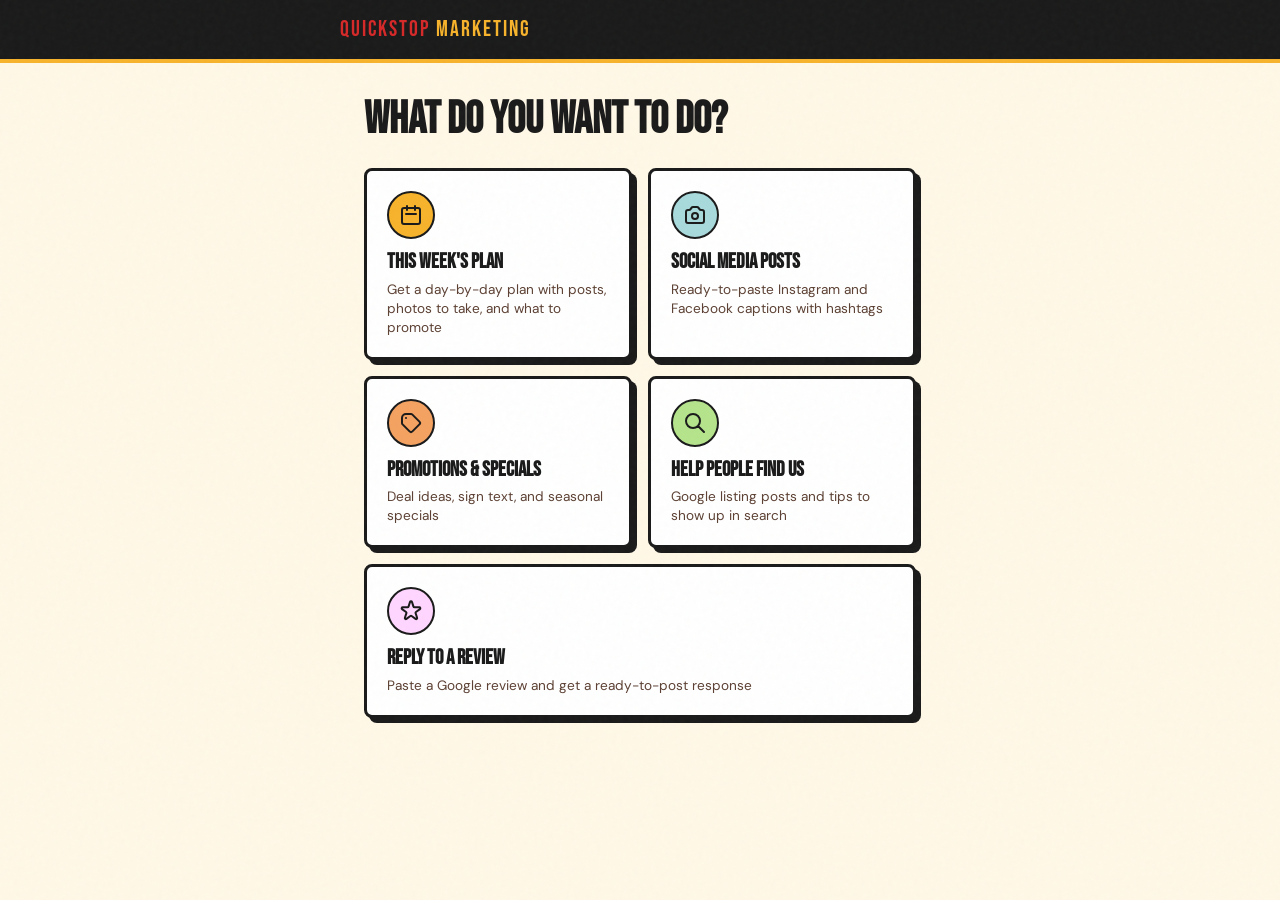
<file: website/dashboard/index.html>
<!DOCTYPE html>
<html lang="en">
<head>
    <meta charset="UTF-8">
    <meta name="viewport" content="width=device-width, initial-scale=1.0">
    <title>Marketing Dashboard | Quickstop Super Deli</title>
    <meta name="robots" content="noindex, nofollow">
    <link rel="icon" href="../favicon.svg" type="image/svg+xml">
    <link rel="preconnect" href="https://fonts.googleapis.com">
    <link rel="preconnect" href="https://fonts.gstatic.com" crossorigin>
    <link href="https://fonts.googleapis.com/css2?family=Bebas+Neue&family=DM+Sans:wght@400;500;600;700&display=swap" rel="stylesheet">
    <link rel="stylesheet" href="style.css">
</head>
<body>
    <!-- Header -->
    <header class="dashboard-header">
        <div class="header-content">
            <div class="logo-text">QUICKSTOP <span>MARKETING</span></div>
        </div>
    </header>

    <!-- Main Content -->
    <main>
        <!-- Home Screen: Tool Grid -->
        <div id="home-screen">
            <h1 class="screen-title">What do you want to do?</h1>
            <div class="tool-grid">
                <button class="tool-card" data-tool="weekly-plan">
                    <div class="tool-icon tool-icon--calendar">
                        <svg xmlns="http://www.w3.org/2000/svg" fill="none" viewBox="0 0 24 24" stroke="currentColor" stroke-width="2">
                            <path stroke-linecap="round" stroke-linejoin="round" d="M8 7V3m8 4V3m-9 8h10M5 21h14a2 2 0 002-2V7a2 2 0 00-2-2H5a2 2 0 00-2 2v12a2 2 0 002 2z" />
                        </svg>
                    </div>
                    <h2 class="tool-name">This Week's Plan</h2>
                    <p class="tool-desc">Get a day-by-day plan with posts, photos to take, and what to promote</p>
                </button>

                <button class="tool-card" data-tool="social-media">
                    <div class="tool-icon tool-icon--camera">
                        <svg xmlns="http://www.w3.org/2000/svg" fill="none" viewBox="0 0 24 24" stroke="currentColor" stroke-width="2">
                            <path stroke-linecap="round" stroke-linejoin="round" d="M3 9a2 2 0 012-2h.93a2 2 0 001.664-.89l.812-1.22A2 2 0 0110.07 4h3.86a2 2 0 011.664.89l.812 1.22A2 2 0 0018.07 7H19a2 2 0 012 2v9a2 2 0 01-2 2H5a2 2 0 01-2-2V9z" />
                            <path stroke-linecap="round" stroke-linejoin="round" d="M15 13a3 3 0 11-6 0 3 3 0 016 0z" />
                        </svg>
                    </div>
                    <h2 class="tool-name">Social Media Posts</h2>
                    <p class="tool-desc">Ready-to-paste Instagram and Facebook captions with hashtags</p>
                </button>

                <button class="tool-card" data-tool="promotions">
                    <div class="tool-icon tool-icon--tag">
                        <svg xmlns="http://www.w3.org/2000/svg" fill="none" viewBox="0 0 24 24" stroke="currentColor" stroke-width="2">
                            <path stroke-linecap="round" stroke-linejoin="round" d="M7 7h.01M7 3h5c.512 0 1.024.195 1.414.586l7 7a2 2 0 010 2.828l-7 7a2 2 0 01-2.828 0l-7-7A1.994 1.994 0 013 12V7a4 4 0 014-4z" />
                        </svg>
                    </div>
                    <h2 class="tool-name">Promotions & Specials</h2>
                    <p class="tool-desc">Deal ideas, sign text, and seasonal specials</p>
                </button>

                <button class="tool-card" data-tool="local-seo">
                    <div class="tool-icon tool-icon--search">
                        <svg xmlns="http://www.w3.org/2000/svg" fill="none" viewBox="0 0 24 24" stroke="currentColor" stroke-width="2">
                            <path stroke-linecap="round" stroke-linejoin="round" d="M21 21l-6-6m2-5a7 7 0 11-14 0 7 7 0 0114 0z" />
                        </svg>
                    </div>
                    <h2 class="tool-name">Help People Find Us</h2>
                    <p class="tool-desc">Google listing posts and tips to show up in search</p>
                </button>

                <button class="tool-card" data-tool="review-response">
                    <div class="tool-icon tool-icon--star">
                        <svg xmlns="http://www.w3.org/2000/svg" fill="none" viewBox="0 0 24 24" stroke="currentColor" stroke-width="2">
                            <path stroke-linecap="round" stroke-linejoin="round" d="M11.049 2.927c.3-.921 1.603-.921 1.902 0l1.519 4.674a1 1 0 00.95.69h4.915c.969 0 1.371 1.24.588 1.81l-3.976 2.888a1 1 0 00-.363 1.118l1.518 4.674c.3.922-.755 1.688-1.538 1.118l-3.976-2.888a1 1 0 00-1.176 0l-3.976 2.888c-.783.57-1.838-.197-1.538-1.118l1.518-4.674a1 1 0 00-.363-1.118l-3.976-2.888c-.784-.57-.38-1.81.588-1.81h4.914a1 1 0 00.951-.69l1.519-4.674z" />
                        </svg>
                    </div>
                    <h2 class="tool-name">Reply to a Review</h2>
                    <p class="tool-desc">Paste a Google review and get a ready-to-post response</p>
                </button>
            </div>
        </div>

        <!-- Tool View: Input + Results -->
        <div id="tool-screen" class="hidden">
            <button id="back-btn" class="back-btn">
                <svg xmlns="http://www.w3.org/2000/svg" fill="none" viewBox="0 0 24 24" stroke="currentColor" stroke-width="2.5" width="20" height="20">
                    <path stroke-linecap="round" stroke-linejoin="round" d="M15 19l-7-7 7-7" />
                </svg>
                Back
            </button>

            <h1 id="tool-title" class="screen-title"></h1>
            <p id="tool-description" class="tool-view-desc"></p>

            <div class="input-section">
                <label for="tool-input" id="input-label" class="input-label"></label>
                <textarea id="tool-input" rows="3" placeholder=""></textarea>
            </div>

            <button id="generate-btn" class="generate-btn">
                <span class="generate-btn-text">Generate</span>
                <span class="generate-btn-loading hidden">
                    <span class="spinner"></span>
                    Working on it...
                </span>
            </button>

            <!-- Results Area -->
            <div id="results-area" class="hidden">
                <div id="results-content"></div>
                <div class="results-actions">
                    <button id="copy-all-btn" class="action-btn">
                        <svg xmlns="http://www.w3.org/2000/svg" fill="none" viewBox="0 0 24 24" stroke="currentColor" stroke-width="2" width="18" height="18">
                            <path stroke-linecap="round" stroke-linejoin="round" d="M8 16H6a2 2 0 01-2-2V6a2 2 0 012-2h8a2 2 0 012 2v2m-6 12h8a2 2 0 002-2v-8a2 2 0 00-2-2h-8a2 2 0 00-2 2v8a2 2 0 002 2z" />
                        </svg>
                        Copy Everything
                    </button>
                    <button id="regenerate-btn" class="action-btn">
                        <svg xmlns="http://www.w3.org/2000/svg" fill="none" viewBox="0 0 24 24" stroke="currentColor" stroke-width="2" width="18" height="18">
                            <path stroke-linecap="round" stroke-linejoin="round" d="M4 4v5h.582m15.356 2A8.001 8.001 0 004.582 9m0 0H9m11 11v-5h-.581m0 0a8.003 8.003 0 01-15.357-2m15.357 2H15" />
                        </svg>
                        Generate Again
                    </button>
                </div>
            </div>

            <!-- Error State -->
            <div id="error-area" class="hidden">
                <p id="error-message"></p>
                <button id="retry-btn" class="action-btn">Try Again</button>
            </div>
        </div>
    </main>

    <script src="app.js"></script>
</body>
</html>
</file>
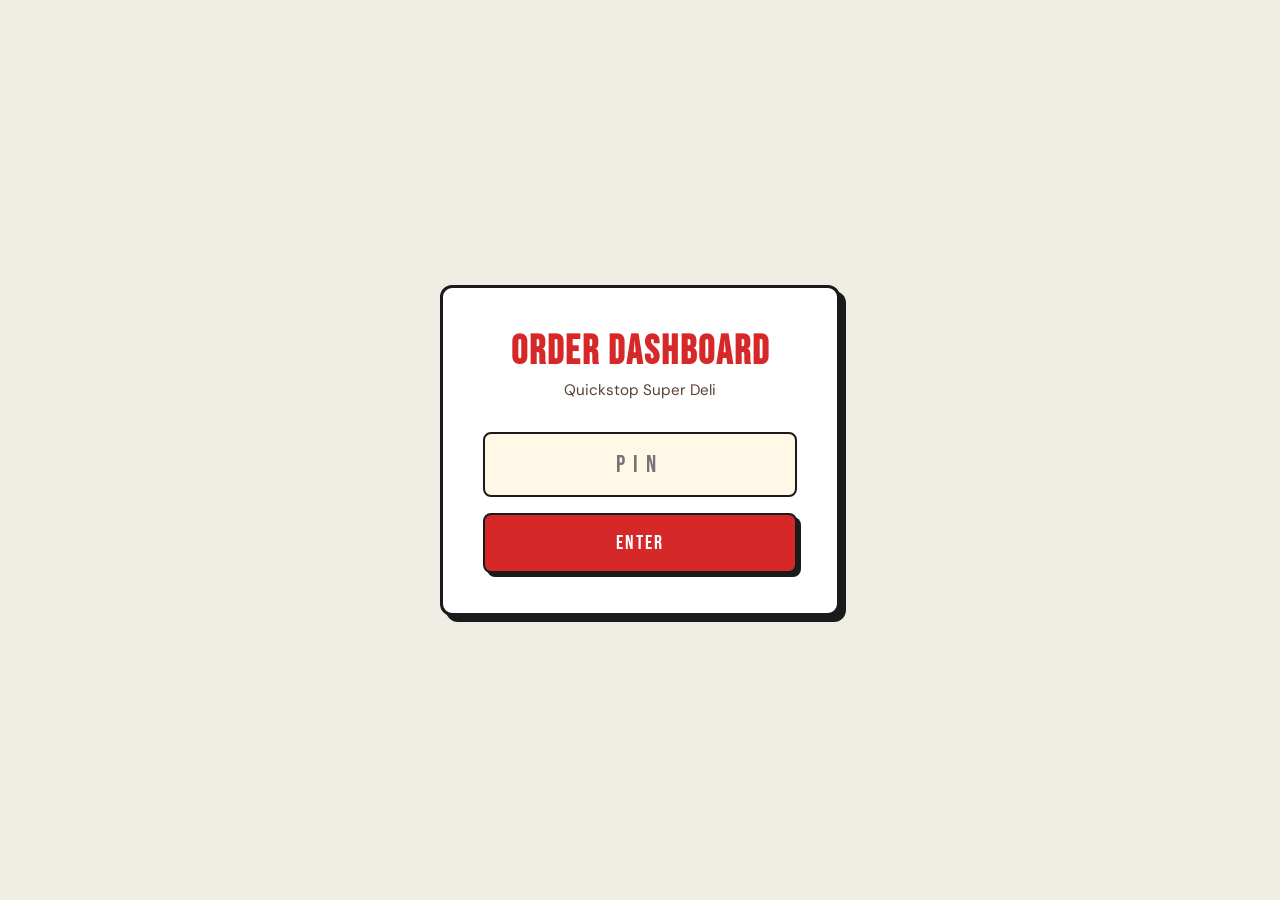
<file: website/store/index.html>
<!DOCTYPE html>
<html lang="en">
<head>
    <meta charset="UTF-8">
    <meta name="viewport" content="width=device-width, initial-scale=1.0">
    <title>Orders | Quickstop Super Deli</title>
    <meta name="robots" content="noindex, nofollow">
    <link rel="icon" type="image/svg+xml" href="/favicon.svg">
    <link rel="preconnect" href="https://fonts.googleapis.com">
    <link rel="preconnect" href="https://fonts.gstatic.com" crossorigin>
    <link href="https://fonts.googleapis.com/css2?family=Bebas+Neue&family=DM+Sans:wght@400;500;600;700&display=swap" rel="stylesheet">
    <link rel="stylesheet" href="style.css">
</head>
<body>

    <!-- Login Screen -->
    <div class="login-screen" id="loginScreen">
        <div class="login-card">
            <h1>Order Dashboard</h1>
            <p class="subtitle">Quickstop Super Deli</p>
            <input type="password" class="pin-input" id="pinInput" placeholder="PIN" maxlength="8" inputmode="numeric" autocomplete="off">
            <button class="login-btn" id="loginBtn" onclick="doLogin()">Enter</button>
            <div class="login-error" id="loginError"></div>
        </div>
    </div>

    <!-- Dashboard -->
    <div class="dashboard" id="dashboard">
        <div class="dash-header">
            <div class="dash-left">
                <div>
                    <div class="dash-title">Order <span>Dashboard</span></div>
                    <div class="dash-status" id="pollStatus">Connecting...</div>
                </div>
            </div>
            <div class="dash-right">
                <button class="mute-btn" id="muteBtn" onclick="toggleMute()">Sound: ON</button>
                <button class="dash-logout" onclick="doLogout()">Logout</button>
            </div>
        </div>

        <div class="filter-bar" id="filterBar">
            <button class="filter-btn active" data-filter="active" onclick="setFilter('active')">
                Active <span class="filter-count" id="countActive">0</span>
            </button>
            <button class="filter-btn" data-filter="pending_payment" onclick="setFilter('pending_payment')">
                Pending <span class="filter-count" id="countPending">0</span>
            </button>
            <button class="filter-btn" data-filter="confirmed" onclick="setFilter('confirmed')">
                Confirmed <span class="filter-count" id="countConfirmed">0</span>
            </button>
            <button class="filter-btn" data-filter="preparing" onclick="setFilter('preparing')">
                Preparing <span class="filter-count" id="countPreparing">0</span>
            </button>
            <button class="filter-btn" data-filter="ready" onclick="setFilter('ready')">
                Ready <span class="filter-count" id="countReady">0</span>
            </button>
        </div>

        <div class="orders-container" id="ordersContainer">
            <div class="empty-orders" id="emptyOrders">
                <h3>No Active Orders</h3>
                <p>New orders will appear here automatically.</p>
            </div>
        </div>
    </div>

    <!-- Confirm Order Modal (Prep Time) -->
    <div class="modal-overlay" id="confirmModal">
        <div class="modal">
            <div class="modal-header">
                <h2>Confirm Order</h2>
                <p id="confirmModalOrder"></p>
            </div>
            <div class="modal-body">
                <p style="font-weight: 600; margin-bottom: 0.75rem;">Select Prep Time:</p>
                <div class="prep-options">
                    <button class="prep-btn" onclick="confirmWithPrep(10)">
                        <span class="prep-min">10</span>
                        <span class="prep-label">minutes</span>
                    </button>
                    <button class="prep-btn" onclick="confirmWithPrep(15)">
                        <span class="prep-min">15</span>
                        <span class="prep-label">minutes</span>
                    </button>
                    <button class="prep-btn" onclick="confirmWithPrep(20)">
                        <span class="prep-min">20</span>
                        <span class="prep-label">minutes</span>
                    </button>
                    <button class="prep-btn" onclick="confirmWithPrep(30)">
                        <span class="prep-min">30</span>
                        <span class="prep-label">minutes</span>
                    </button>
                </div>
            </div>
            <div class="modal-footer">
                <button class="modal-cancel" onclick="closeConfirmModal()">Cancel</button>
            </div>
        </div>
    </div>

    <!-- Toast -->
    <div class="toast" id="toast"></div>

    <script src="app.js"></script>
</body>
</html>
</file>
<file: website/admin/style.css>
/* ============================================================
   Quickstop Super Deli — Admin Dashboard Styles
   ============================================================ */

:root {
    --deli-red: #D62828;
    --deli-yellow: #F7B32B;
    --deli-cream: #FFF8E7;
    --deli-dark: #1A1A1A;
    --deli-brown: #5C4033;
}

* { margin: 0; padding: 0; box-sizing: border-box; }

body {
    font-family: 'DM Sans', sans-serif;
    background: var(--deli-cream);
    color: var(--deli-dark);
    min-height: 100vh;
}

/* ── Login Screen ── */

.login-screen {
    display: flex;
    align-items: center;
    justify-content: center;
    min-height: 100vh;
    padding: 2rem;
}

.login-card {
    background: white;
    border: 3px solid var(--deli-dark);
    border-radius: 12px;
    box-shadow: 6px 6px 0 var(--deli-dark);
    padding: 2.5rem;
    width: 100%;
    max-width: 400px;
    text-align: center;
}

.login-card h1 {
    font-family: 'Bebas Neue', sans-serif;
    font-size: 2.5rem;
    color: var(--deli-red);
    letter-spacing: 2px;
    margin-bottom: 0.25rem;
}

.login-card .subtitle {
    color: var(--deli-brown);
    margin-bottom: 2rem;
    font-size: 0.95rem;
}

.pin-input {
    width: 100%;
    padding: 1rem;
    font-size: 1.5rem;
    text-align: center;
    letter-spacing: 0.5rem;
    border: 2px solid var(--deli-dark);
    border-radius: 8px;
    font-family: 'Bebas Neue', sans-serif;
    background: var(--deli-cream);
}
.pin-input:focus {
    outline: none;
    border-color: var(--deli-red);
    background: white;
}

.login-btn {
    width: 100%;
    margin-top: 1rem;
    padding: 1rem;
    background: var(--deli-red);
    color: white;
    border: 2px solid var(--deli-dark);
    border-radius: 8px;
    font-family: 'Bebas Neue', sans-serif;
    font-size: 1.25rem;
    letter-spacing: 2px;
    cursor: pointer;
    box-shadow: 4px 4px 0 var(--deli-dark);
    transition: transform 0.2s, box-shadow 0.2s;
}
.login-btn:hover {
    transform: translate(-2px, -2px);
    box-shadow: 6px 6px 0 var(--deli-dark);
}
.login-btn:disabled {
    opacity: 0.5;
    cursor: not-allowed;
    transform: none;
    box-shadow: 4px 4px 0 var(--deli-dark);
}

.login-error {
    color: var(--deli-red);
    font-weight: 600;
    margin-top: 1rem;
    display: none;
}
.login-error.visible { display: block; }

/* ── Dashboard Layout ── */

.dashboard { display: none; }
.dashboard.visible { display: block; }

.dash-header {
    background: var(--deli-dark);
    padding: 1rem 2rem;
    display: flex;
    justify-content: space-between;
    align-items: center;
    position: sticky;
    top: 0;
    z-index: 50;
}

.dash-title {
    font-family: 'Bebas Neue', sans-serif;
    font-size: 1.5rem;
    color: var(--deli-cream);
    letter-spacing: 2px;
}
.dash-title span { color: var(--deli-yellow); }

.dash-logout {
    background: none;
    border: 2px solid var(--deli-cream);
    color: var(--deli-cream);
    padding: 0.5rem 1rem;
    border-radius: 4px;
    font-family: 'Bebas Neue', sans-serif;
    font-size: 1rem;
    cursor: pointer;
    transition: background 0.2s;
}
.dash-logout:hover {
    background: rgba(255,255,255,0.1);
}

/* ── Tab Navigation ── */

.tab-nav {
    display: flex;
    background: white;
    border-bottom: 3px solid var(--deli-dark);
    overflow-x: auto;
}

.tab-btn {
    flex: 1;
    padding: 1rem;
    background: none;
    border: none;
    font-family: 'Bebas Neue', sans-serif;
    font-size: 1.15rem;
    letter-spacing: 1px;
    color: var(--deli-brown);
    cursor: pointer;
    transition: all 0.2s;
    border-bottom: 3px solid transparent;
    margin-bottom: -3px;
    white-space: nowrap;
}
.tab-btn.active {
    color: var(--deli-red);
    border-bottom-color: var(--deli-red);
}
.tab-btn:hover:not(.active) {
    color: var(--deli-dark);
    background: var(--deli-cream);
}

/* ── Tab Content ── */

.tab-content { display: none; padding: 2rem; max-width: 800px; margin: 0 auto; }
.tab-content.visible { display: block; }

/* ── Section Cards ── */

.admin-card {
    background: white;
    border: 2px solid var(--deli-dark);
    border-radius: 8px;
    box-shadow: 4px 4px 0 var(--deli-dark);
    margin-bottom: 1.5rem;
    overflow: hidden;
}

.card-header {
    background: var(--deli-dark);
    color: var(--deli-cream);
    padding: 0.85rem 1.25rem;
    font-family: 'Bebas Neue', sans-serif;
    font-size: 1.2rem;
    letter-spacing: 1px;
}

.card-body { padding: 1.25rem; }

/* ── Form Elements ── */

.setting-row {
    display: flex;
    justify-content: space-between;
    align-items: center;
    padding: 0.85rem 0;
    border-bottom: 1px solid #eee;
}
.setting-row:last-child { border-bottom: none; }

.setting-label {
    font-weight: 600;
    font-size: 0.95rem;
}
.setting-desc {
    font-size: 0.8rem;
    color: var(--deli-brown);
    margin-top: 0.15rem;
}

/* Toggle Switch */
.toggle-switch {
    position: relative;
    width: 52px;
    height: 28px;
    flex-shrink: 0;
}
.toggle-switch input { opacity: 0; width: 0; height: 0; }
.toggle-slider {
    position: absolute;
    cursor: pointer;
    top: 0; left: 0; right: 0; bottom: 0;
    background: #ccc;
    border-radius: 28px;
    border: 2px solid var(--deli-dark);
    transition: background 0.3s;
}
.toggle-slider::before {
    content: '';
    position: absolute;
    height: 20px; width: 20px;
    left: 2px; bottom: 2px;
    background: white;
    border-radius: 50%;
    transition: transform 0.3s;
    border: 1px solid var(--deli-dark);
}
.toggle-switch input:checked + .toggle-slider {
    background: var(--deli-red);
}
.toggle-switch input:checked + .toggle-slider::before {
    transform: translateX(24px);
}

/* Number/Text Inputs */
.setting-input {
    width: 120px;
    padding: 0.5rem 0.75rem;
    border: 2px solid var(--deli-dark);
    border-radius: 6px;
    font-family: inherit;
    font-size: 1rem;
    text-align: right;
    background: var(--deli-cream);
}
.setting-input:focus {
    outline: none;
    border-color: var(--deli-red);
    background: white;
}

.save-btn {
    width: 100%;
    padding: 0.85rem;
    background: var(--deli-yellow);
    color: var(--deli-dark);
    border: 2px solid var(--deli-dark);
    border-radius: 6px;
    font-family: 'Bebas Neue', sans-serif;
    font-size: 1.15rem;
    letter-spacing: 1px;
    cursor: pointer;
    box-shadow: 3px 3px 0 var(--deli-dark);
    transition: transform 0.2s, box-shadow 0.2s;
    margin-top: 1rem;
}
.save-btn:hover {
    transform: translate(-2px, -2px);
    box-shadow: 5px 5px 0 var(--deli-dark);
}
.save-btn:disabled {
    opacity: 0.5;
    cursor: not-allowed;
    transform: none;
}

.save-status {
    text-align: center;
    margin-top: 0.75rem;
    font-weight: 600;
    font-size: 0.9rem;
    display: none;
}
.save-status.success { display: block; color: forestgreen; }
.save-status.error { display: block; color: var(--deli-red); }

/* ── Specials ── */

.specials-list { margin-bottom: 1rem; }

.special-card {
    background: white;
    border: 2px solid var(--deli-dark);
    border-radius: 6px;
    padding: 1rem;
    margin-bottom: 0.75rem;
    box-shadow: 2px 2px 0 var(--deli-dark);
    display: flex;
    justify-content: space-between;
    align-items: flex-start;
    gap: 1rem;
}

.special-info { flex: 1; }
.special-title {
    font-weight: 700;
    margin-bottom: 0.15rem;
}
.special-desc {
    color: var(--deli-brown);
    font-size: 0.85rem;
}
.special-meta {
    display: flex;
    gap: 0.5rem;
    margin-top: 0.4rem;
    flex-wrap: wrap;
}
.special-tag {
    font-size: 0.75rem;
    padding: 0.15rem 0.5rem;
    border-radius: 4px;
    font-weight: 600;
}
.special-tag.day {
    background: var(--deli-yellow);
    color: var(--deli-dark);
}
.special-tag.active {
    background: rgba(34, 139, 34, 0.15);
    color: forestgreen;
}
.special-tag.inactive {
    background: rgba(214, 40, 40, 0.1);
    color: var(--deli-red);
}

.special-actions {
    display: flex;
    gap: 0.5rem;
    flex-shrink: 0;
}

.btn-sm {
    padding: 0.4rem 0.75rem;
    border: 2px solid var(--deli-dark);
    border-radius: 4px;
    font-family: 'Bebas Neue', sans-serif;
    font-size: 0.9rem;
    cursor: pointer;
    transition: background 0.2s;
}
.btn-edit { background: var(--deli-cream); color: var(--deli-dark); }
.btn-edit:hover { background: var(--deli-yellow); }
.btn-delete { background: var(--deli-red); color: white; border-color: var(--deli-red); }
.btn-delete:hover { opacity: 0.85; }

.add-special-btn {
    width: 100%;
    padding: 0.85rem;
    background: var(--deli-cream);
    border: 2px dashed var(--deli-dark);
    border-radius: 6px;
    font-family: 'Bebas Neue', sans-serif;
    font-size: 1.1rem;
    cursor: pointer;
    transition: background 0.2s;
    color: var(--deli-brown);
}
.add-special-btn:hover {
    background: white;
    color: var(--deli-dark);
}

/* ── Special Form Modal ── */

.modal-overlay {
    position: fixed;
    top: 0; left: 0; right: 0; bottom: 0;
    background: rgba(26, 26, 26, 0.7);
    z-index: 1000;
    display: none;
    align-items: center;
    justify-content: center;
    padding: 1rem;
}
.modal-overlay.visible { display: flex; }

.modal {
    background: white;
    border: 3px solid var(--deli-dark);
    border-radius: 10px;
    box-shadow: 6px 6px 0 var(--deli-dark);
    max-width: 480px;
    width: 100%;
    max-height: 90vh;
    overflow-y: auto;
}

.modal-header {
    padding: 1.25rem 1.5rem;
    border-bottom: 2px solid var(--deli-dark);
    display: flex;
    justify-content: space-between;
    align-items: center;
}
.modal-header h2 {
    font-family: 'Bebas Neue', sans-serif;
    font-size: 1.5rem;
}
.modal-close {
    width: 32px; height: 32px;
    background: var(--deli-cream);
    border: 2px solid var(--deli-dark);
    border-radius: 50%;
    cursor: pointer;
    font-size: 1.25rem;
    font-weight: bold;
    display: flex;
    align-items: center;
    justify-content: center;
}
.modal-close:hover { background: var(--deli-red); color: white; }

.modal-body { padding: 1.5rem; }

.form-row {
    margin-bottom: 1rem;
}
.form-row:last-child { margin-bottom: 0; }
.form-row label {
    display: block;
    font-weight: 600;
    margin-bottom: 0.35rem;
    font-size: 0.95rem;
}
.form-row input,
.form-row select,
.form-row textarea {
    width: 100%;
    padding: 0.7rem 1rem;
    border: 2px solid var(--deli-dark);
    border-radius: 6px;
    font-family: inherit;
    font-size: 1rem;
    background: var(--deli-cream);
}
.form-row input:focus,
.form-row select:focus,
.form-row textarea:focus {
    outline: none;
    border-color: var(--deli-red);
    background: white;
}
.form-row textarea { resize: vertical; min-height: 80px; }

.modal-footer {
    padding: 1rem 1.5rem;
    border-top: 2px solid var(--deli-dark);
}

/* ── PIN Change ── */

.pin-section { margin-top: 0.5rem; }
.pin-row {
    display: grid;
    grid-template-columns: 1fr 1fr;
    gap: 1rem;
    margin-bottom: 1rem;
}

/* ── Toast ── */

.toast {
    position: fixed;
    bottom: 2rem;
    left: 50%;
    transform: translateX(-50%) translateY(100px);
    background: var(--deli-dark);
    color: var(--deli-cream);
    padding: 0.85rem 1.5rem;
    border-radius: 8px;
    font-weight: 600;
    z-index: 2000;
    transition: transform 0.3s;
    white-space: nowrap;
}
.toast.visible { transform: translateX(-50%) translateY(0); }

/* ── Responsive ── */

@media (max-width: 600px) {
    .dash-header { padding: 0.75rem 1rem; }
    .tab-content { padding: 1.25rem; }
    .setting-row { flex-direction: column; gap: 0.5rem; align-items: flex-start; }
    .setting-input { width: 100%; text-align: left; }
    .pin-row { grid-template-columns: 1fr; }
    .special-card { flex-direction: column; }
    .special-actions { width: 100%; }
    .btn-sm { flex: 1; text-align: center; }
}
</file>
<file: website/dashboard/style.css>
/* ============================
   Quickstop Super Deli — Marketing Dashboard
   Matches the deli's retro-modern brutal design system
   ============================ */

:root {
    --deli-red: #D62828;
    --deli-yellow: #F7B32B;
    --deli-cream: #FFF8E7;
    --deli-dark: #1A1A1A;
    --deli-brown: #5C4033;
    --shadow-sm: 3px 3px 0 var(--deli-dark);
    --shadow-md: 5px 5px 0 var(--deli-dark);
    --shadow-lg: 7px 7px 0 var(--deli-dark);
    --radius: 8px;
}

/* ---- Reset & Base ---- */

* {
    margin: 0;
    padding: 0;
    box-sizing: border-box;
}

body {
    font-family: 'DM Sans', sans-serif;
    background: var(--deli-cream);
    color: var(--deli-dark);
    min-height: 100vh;
    -webkit-font-smoothing: antialiased;
}

/* Grain overlay matching main site */
body::before {
    content: '';
    position: fixed;
    top: 0;
    left: 0;
    width: 100%;
    height: 100%;
    background-image: url("data:image/svg+xml,%3Csvg viewBox='0 0 200 200' xmlns='http://www.w3.org/2000/svg'%3E%3Cfilter id='noise'%3E%3CfeTurbulence type='fractalNoise' baseFrequency='0.85' numOctaves='4' stitchTiles='stitch'/%3E%3C/filter%3E%3Crect width='100%25' height='100%25' filter='url(%23noise)'/%3E%3C/svg%3E");
    opacity: 0.03;
    pointer-events: none;
    z-index: 1000;
}

/* ---- Header ---- */

.dashboard-header {
    position: sticky;
    top: 0;
    z-index: 100;
    background: var(--deli-dark);
    border-bottom: 4px solid var(--deli-yellow);
    padding: 1rem 1.5rem;
}

.header-content {
    max-width: 600px;
    margin: 0 auto;
}

.logo-text {
    font-family: 'Bebas Neue', sans-serif;
    font-size: 1.4rem;
    color: var(--deli-red);
    letter-spacing: 2px;
    text-decoration: none;
}

.logo-text span {
    color: var(--deli-yellow);
}

/* ---- Main ---- */

main {
    max-width: 600px;
    margin: 0 auto;
    padding: 1.5rem 1rem 3rem;
}

.screen-title {
    font-family: 'Bebas Neue', sans-serif;
    font-size: 2.2rem;
    color: var(--deli-dark);
    margin-bottom: 1.5rem;
    line-height: 1.1;
}

.hidden {
    display: none !important;
}

/* ---- Tool Grid (Home Screen) ---- */

.tool-grid {
    display: grid;
    grid-template-columns: 1fr 1fr;
    gap: 1rem;
}

.tool-card {
    display: flex;
    flex-direction: column;
    align-items: flex-start;
    text-align: left;
    padding: 1.25rem;
    background: white;
    border: 3px solid var(--deli-dark);
    border-radius: var(--radius);
    box-shadow: var(--shadow-md);
    cursor: pointer;
    transition: all 0.2s;
    font-family: inherit;
    -webkit-appearance: none;
    appearance: none;
}

.tool-card:active {
    transform: translate(3px, 3px);
    box-shadow: 0 0 0 var(--deli-dark);
}

/* Last card (5th) spans full width */
.tool-card:last-child {
    grid-column: 1 / -1;
}

.tool-icon {
    width: 48px;
    height: 48px;
    border-radius: 50%;
    display: flex;
    align-items: center;
    justify-content: center;
    margin-bottom: 0.75rem;
    border: 2px solid var(--deli-dark);
}

.tool-icon svg {
    width: 24px;
    height: 24px;
    color: var(--deli-dark);
}

.tool-icon--calendar { background: var(--deli-yellow); }
.tool-icon--camera { background: #a8dadc; }
.tool-icon--tag { background: #f4a261; }
.tool-icon--search { background: #b5e48c; }
.tool-icon--star { background: #ffd6ff; }

.tool-name {
    font-family: 'Bebas Neue', sans-serif;
    font-size: 1.3rem;
    color: var(--deli-dark);
    margin-bottom: 0.35rem;
    line-height: 1.1;
}

.tool-desc {
    font-size: 0.85rem;
    color: var(--deli-brown);
    line-height: 1.4;
}

/* ---- Tool View ---- */

.back-btn {
    display: inline-flex;
    align-items: center;
    gap: 0.35rem;
    background: none;
    border: none;
    font-family: inherit;
    font-size: 1rem;
    font-weight: 600;
    color: var(--deli-brown);
    cursor: pointer;
    padding: 0.5rem 0;
    margin-bottom: 1rem;
    -webkit-appearance: none;
}

.back-btn:active {
    color: var(--deli-red);
}

.tool-view-desc {
    font-size: 1.05rem;
    color: var(--deli-brown);
    line-height: 1.5;
    margin-bottom: 1.5rem;
}

/* ---- Input ---- */

.input-section {
    margin-bottom: 1.25rem;
}

.input-label {
    display: block;
    font-weight: 600;
    font-size: 0.95rem;
    margin-bottom: 0.5rem;
    color: var(--deli-dark);
}

textarea {
    width: 100%;
    padding: 1rem;
    font-family: 'DM Sans', sans-serif;
    font-size: 1rem;
    border: 3px solid var(--deli-dark);
    border-radius: var(--radius);
    background: white;
    color: var(--deli-dark);
    resize: vertical;
    min-height: 80px;
    box-shadow: var(--shadow-sm);
}

textarea:focus {
    outline: none;
    border-color: var(--deli-red);
}

textarea::placeholder {
    color: #aaa;
}

/* ---- Generate Button ---- */

.generate-btn {
    width: 100%;
    padding: 1.1rem 2rem;
    font-family: 'Bebas Neue', sans-serif;
    font-size: 1.5rem;
    letter-spacing: 2px;
    background: var(--deli-red);
    color: white;
    border: 3px solid var(--deli-dark);
    border-radius: var(--radius);
    box-shadow: var(--shadow-md);
    cursor: pointer;
    transition: all 0.2s;
    -webkit-appearance: none;
}

.generate-btn:active {
    transform: translate(3px, 3px);
    box-shadow: 0 0 0 var(--deli-dark);
}

.generate-btn:disabled {
    background: #ccc;
    cursor: not-allowed;
    transform: none;
    box-shadow: var(--shadow-sm);
}

.generate-btn-loading {
    display: inline-flex;
    align-items: center;
    gap: 0.75rem;
}

/* Spinner */
.spinner {
    display: inline-block;
    width: 20px;
    height: 20px;
    border: 3px solid rgba(255,255,255,0.3);
    border-top-color: white;
    border-radius: 50%;
    animation: spin 0.8s linear infinite;
}

@keyframes spin {
    to { transform: rotate(360deg); }
}

/* ---- Results ---- */

#results-area {
    margin-top: 1.5rem;
    animation: fadeIn 0.3s ease-out;
}

@keyframes fadeIn {
    from { opacity: 0; transform: translateY(10px); }
    to { opacity: 1; transform: translateY(0); }
}

#results-content {
    background: white;
    border: 3px solid var(--deli-dark);
    border-radius: var(--radius);
    box-shadow: var(--shadow-md);
    padding: 1.5rem;
    font-size: 0.95rem;
    line-height: 1.7;
    overflow-x: auto;
}

/* Markdown-rendered content styles */
#results-content h1,
#results-content h2,
#results-content h3 {
    font-family: 'Bebas Neue', sans-serif;
    color: var(--deli-dark);
    margin-top: 1.5rem;
    margin-bottom: 0.5rem;
    line-height: 1.2;
}

#results-content h1 { font-size: 1.8rem; }
#results-content h2 { font-size: 1.5rem; }
#results-content h3 { font-size: 1.25rem; }

#results-content h1:first-child,
#results-content h2:first-child,
#results-content h3:first-child {
    margin-top: 0;
}

#results-content p {
    margin-bottom: 0.75rem;
}

#results-content ul,
#results-content ol {
    margin-bottom: 0.75rem;
    padding-left: 1.5rem;
}

#results-content li {
    margin-bottom: 0.35rem;
}

#results-content strong {
    color: var(--deli-dark);
}

/* Code blocks = copy-paste-ready text */
.code-block-wrapper {
    position: relative;
    margin: 0.75rem 0;
}

.code-block-wrapper pre {
    background: var(--deli-cream);
    border: 2px solid var(--deli-dark);
    border-radius: 6px;
    padding: 1rem;
    padding-top: 2.5rem;
    font-family: 'DM Sans', sans-serif;
    font-size: 0.9rem;
    line-height: 1.6;
    white-space: pre-wrap;
    word-wrap: break-word;
    overflow-x: auto;
}

.copy-btn {
    position: absolute;
    top: 0.5rem;
    right: 0.5rem;
    display: inline-flex;
    align-items: center;
    gap: 0.35rem;
    padding: 0.4rem 0.75rem;
    background: var(--deli-yellow);
    color: var(--deli-dark);
    border: 2px solid var(--deli-dark);
    border-radius: 4px;
    font-family: 'DM Sans', sans-serif;
    font-size: 0.8rem;
    font-weight: 700;
    cursor: pointer;
    box-shadow: 2px 2px 0 var(--deli-dark);
    -webkit-appearance: none;
}

.copy-btn:active {
    transform: translate(2px, 2px);
    box-shadow: none;
}

.copy-btn.copied {
    background: #b5e48c;
}

/* Inline code */
#results-content code {
    background: var(--deli-cream);
    padding: 0.15rem 0.4rem;
    border-radius: 3px;
    font-size: 0.9em;
    font-family: 'DM Sans', sans-serif;
}

/* Don't style code inside pre */
#results-content pre code {
    background: none;
    padding: 0;
}

/* Horizontal rules */
#results-content hr {
    border: none;
    border-top: 2px dashed var(--deli-brown);
    margin: 1.5rem 0;
    opacity: 0.3;
}

/* ---- Action Buttons (below results) ---- */

.results-actions {
    display: flex;
    gap: 0.75rem;
    margin-top: 1rem;
}

.action-btn {
    flex: 1;
    display: inline-flex;
    align-items: center;
    justify-content: center;
    gap: 0.5rem;
    padding: 0.85rem 1rem;
    background: white;
    color: var(--deli-dark);
    border: 3px solid var(--deli-dark);
    border-radius: var(--radius);
    font-family: 'DM Sans', sans-serif;
    font-size: 0.9rem;
    font-weight: 700;
    cursor: pointer;
    box-shadow: var(--shadow-sm);
    -webkit-appearance: none;
}

.action-btn:active {
    transform: translate(2px, 2px);
    box-shadow: none;
}

/* ---- Error State ---- */

#error-area {
    margin-top: 1.5rem;
    padding: 1.5rem;
    background: #fff0f0;
    border: 3px solid var(--deli-red);
    border-radius: var(--radius);
    text-align: center;
}

#error-message {
    font-size: 1rem;
    color: var(--deli-red);
    margin-bottom: 1rem;
    font-weight: 600;
}

/* ---- Streaming cursor ---- */

.streaming-cursor {
    display: inline-block;
    width: 2px;
    height: 1.1em;
    background: var(--deli-red);
    margin-left: 2px;
    vertical-align: text-bottom;
    animation: blink 0.8s infinite;
}

@keyframes blink {
    0%, 50% { opacity: 1; }
    51%, 100% { opacity: 0; }
}

/* ---- Responsive ---- */

@media (max-width: 400px) {
    .tool-grid {
        grid-template-columns: 1fr;
    }

    .tool-card:last-child {
        grid-column: auto;
    }

    .screen-title {
        font-size: 1.8rem;
    }

    .results-actions {
        flex-direction: column;
    }
}

@media (min-width: 600px) {
    main {
        padding: 2rem 1.5rem 4rem;
    }

    .screen-title {
        font-size: 2.8rem;
    }
}
</file>
<file: website/store/style.css>
/* ============================================================
   Quickstop Super Deli — Store Order Dashboard Styles
   ============================================================ */

:root {
    --deli-red: #D62828;
    --deli-yellow: #F7B32B;
    --deli-cream: #FFF8E7;
    --deli-dark: #1A1A1A;
    --deli-brown: #5C4033;
    --status-pending: #E67E22;
    --status-confirmed: #2980B9;
    --status-preparing: #F7B32B;
    --status-ready: #27AE60;
    --status-delivery: #8E44AD;
}

* { margin: 0; padding: 0; box-sizing: border-box; }

body {
    font-family: 'DM Sans', sans-serif;
    background: #f0ede5;
    color: var(--deli-dark);
    min-height: 100vh;
}

/* ── Login Screen ── */

.login-screen {
    display: flex;
    align-items: center;
    justify-content: center;
    min-height: 100vh;
    padding: 2rem;
}

.login-card {
    background: white;
    border: 3px solid var(--deli-dark);
    border-radius: 12px;
    box-shadow: 6px 6px 0 var(--deli-dark);
    padding: 2.5rem;
    width: 100%;
    max-width: 400px;
    text-align: center;
}

.login-card h1 {
    font-family: 'Bebas Neue', sans-serif;
    font-size: 2.5rem;
    color: var(--deli-red);
    letter-spacing: 2px;
    margin-bottom: 0.25rem;
}

.login-card .subtitle {
    color: var(--deli-brown);
    margin-bottom: 2rem;
    font-size: 0.95rem;
}

.pin-input {
    width: 100%;
    padding: 1rem;
    font-size: 1.5rem;
    text-align: center;
    letter-spacing: 0.5rem;
    border: 2px solid var(--deli-dark);
    border-radius: 8px;
    font-family: 'Bebas Neue', sans-serif;
    background: var(--deli-cream);
}
.pin-input:focus {
    outline: none;
    border-color: var(--deli-red);
    background: white;
}

.login-btn {
    width: 100%;
    margin-top: 1rem;
    padding: 1rem;
    background: var(--deli-red);
    color: white;
    border: 2px solid var(--deli-dark);
    border-radius: 8px;
    font-family: 'Bebas Neue', sans-serif;
    font-size: 1.25rem;
    letter-spacing: 2px;
    cursor: pointer;
    box-shadow: 4px 4px 0 var(--deli-dark);
    transition: transform 0.2s, box-shadow 0.2s;
}
.login-btn:hover {
    transform: translate(-2px, -2px);
    box-shadow: 6px 6px 0 var(--deli-dark);
}
.login-btn:disabled {
    opacity: 0.5;
    cursor: not-allowed;
    transform: none;
    box-shadow: 4px 4px 0 var(--deli-dark);
}

.login-error {
    color: var(--deli-red);
    font-weight: 600;
    margin-top: 1rem;
    display: none;
}
.login-error.visible { display: block; }

/* ── Dashboard Layout ── */

.dashboard { display: none; }
.dashboard.visible { display: block; }

.dash-header {
    background: var(--deli-dark);
    padding: 1rem 1.5rem;
    display: flex;
    justify-content: space-between;
    align-items: center;
    position: sticky;
    top: 0;
    z-index: 50;
}

.dash-left { display: flex; align-items: center; gap: 1rem; }

.dash-title {
    font-family: 'Bebas Neue', sans-serif;
    font-size: 1.4rem;
    color: var(--deli-cream);
    letter-spacing: 2px;
}
.dash-title span { color: var(--deli-yellow); }

.dash-status {
    font-size: 0.8rem;
    color: rgba(255,255,255,0.5);
}

.dash-right { display: flex; align-items: center; gap: 0.75rem; }

.mute-btn {
    background: none;
    border: 2px solid rgba(255,255,255,0.3);
    color: rgba(255,255,255,0.7);
    padding: 0.4rem 0.75rem;
    border-radius: 4px;
    font-family: 'Bebas Neue', sans-serif;
    font-size: 0.9rem;
    cursor: pointer;
    transition: all 0.2s;
}
.mute-btn:hover { border-color: white; color: white; }
.mute-btn.muted { background: var(--deli-red); border-color: var(--deli-red); color: white; }

.dash-logout {
    background: none;
    border: 2px solid var(--deli-cream);
    color: var(--deli-cream);
    padding: 0.4rem 0.75rem;
    border-radius: 4px;
    font-family: 'Bebas Neue', sans-serif;
    font-size: 0.9rem;
    cursor: pointer;
    transition: background 0.2s;
}
.dash-logout:hover { background: rgba(255,255,255,0.1); }

/* ── Filter Tabs ── */

.filter-bar {
    display: flex;
    gap: 0;
    background: white;
    border-bottom: 3px solid var(--deli-dark);
    overflow-x: auto;
}

.filter-btn {
    padding: 0.75rem 1.25rem;
    background: none;
    border: none;
    font-family: 'Bebas Neue', sans-serif;
    font-size: 1rem;
    letter-spacing: 1px;
    color: var(--deli-brown);
    cursor: pointer;
    transition: all 0.2s;
    border-bottom: 3px solid transparent;
    margin-bottom: -3px;
    white-space: nowrap;
    display: flex;
    align-items: center;
    gap: 0.4rem;
}
.filter-btn.active {
    color: var(--deli-red);
    border-bottom-color: var(--deli-red);
}
.filter-btn:hover:not(.active) {
    color: var(--deli-dark);
    background: var(--deli-cream);
}

.filter-count {
    background: var(--deli-dark);
    color: white;
    font-size: 0.75rem;
    min-width: 20px;
    height: 20px;
    border-radius: 10px;
    display: flex;
    align-items: center;
    justify-content: center;
    padding: 0 0.4rem;
}
.filter-btn.active .filter-count {
    background: var(--deli-red);
}

/* ── Orders Container ── */

.orders-container {
    padding: 1.25rem;
    max-width: 900px;
    margin: 0 auto;
}

.empty-orders {
    text-align: center;
    padding: 4rem 2rem;
    color: var(--deli-brown);
}
.empty-orders h3 {
    font-family: 'Bebas Neue', sans-serif;
    font-size: 1.75rem;
    color: var(--deli-dark);
    margin-bottom: 0.5rem;
}

/* ── Order Card ── */

.order-card {
    background: white;
    border: 2px solid var(--deli-dark);
    border-radius: 8px;
    box-shadow: 3px 3px 0 var(--deli-dark);
    margin-bottom: 1rem;
    overflow: hidden;
    border-left: 6px solid var(--deli-brown);
}

.order-card[data-status="pending_payment"] { border-left-color: var(--status-pending); }
.order-card[data-status="confirmed"] { border-left-color: var(--status-confirmed); }
.order-card[data-status="preparing"] { border-left-color: var(--status-preparing); }
.order-card[data-status="ready"] { border-left-color: var(--status-ready); }
.order-card[data-status="out_for_delivery"] { border-left-color: var(--status-delivery); }

.order-header {
    display: flex;
    justify-content: space-between;
    align-items: flex-start;
    padding: 1rem 1.25rem;
    border-bottom: 1px solid #eee;
}

.order-number {
    font-family: 'Bebas Neue', sans-serif;
    font-size: 1.5rem;
    color: var(--deli-dark);
}

.order-meta {
    display: flex;
    align-items: center;
    gap: 0.5rem;
    margin-top: 0.15rem;
}

.order-type-badge {
    font-size: 0.75rem;
    padding: 0.15rem 0.5rem;
    border-radius: 4px;
    font-weight: 700;
    text-transform: uppercase;
    letter-spacing: 0.5px;
}
.order-type-badge.pickup {
    background: rgba(41, 128, 185, 0.15);
    color: var(--status-confirmed);
}
.order-type-badge.delivery {
    background: rgba(142, 68, 173, 0.15);
    color: var(--status-delivery);
}

.order-time {
    font-size: 0.8rem;
    color: var(--deli-brown);
}

.order-status-badge {
    padding: 0.3rem 0.75rem;
    border-radius: 6px;
    font-family: 'Bebas Neue', sans-serif;
    font-size: 0.95rem;
    letter-spacing: 1px;
    color: white;
}
.order-status-badge.pending_payment { background: var(--status-pending); }
.order-status-badge.confirmed { background: var(--status-confirmed); }
.order-status-badge.preparing { background: var(--status-preparing); color: var(--deli-dark); }
.order-status-badge.ready { background: var(--status-ready); }
.order-status-badge.out_for_delivery { background: var(--status-delivery); }

.order-body { padding: 1rem 1.25rem; }

.order-customer {
    margin-bottom: 0.75rem;
}
.customer-name {
    font-weight: 700;
    font-size: 1.05rem;
}
.customer-phone {
    color: var(--deli-brown);
    font-size: 0.9rem;
}
.customer-phone a {
    color: var(--deli-brown);
    text-decoration: none;
}
.customer-phone a:hover { text-decoration: underline; }

.delivery-addr {
    color: var(--status-delivery);
    font-size: 0.85rem;
    font-weight: 600;
    margin-top: 0.15rem;
}

.order-items-list {
    border-top: 1px solid #eee;
    padding-top: 0.75rem;
}

.order-line {
    display: flex;
    justify-content: space-between;
    padding: 0.3rem 0;
    font-size: 0.9rem;
}
.order-line-name { flex: 1; }
.order-line-detail {
    color: var(--deli-brown);
    font-size: 0.8rem;
    margin-left: 1rem;
}
.order-line-qty {
    color: var(--deli-brown);
    margin-right: 0.5rem;
    font-weight: 600;
}
.order-line-price {
    font-weight: 600;
    white-space: nowrap;
}

.order-special-note {
    background: var(--deli-cream);
    border: 1px solid var(--deli-yellow);
    border-radius: 4px;
    padding: 0.5rem 0.75rem;
    font-size: 0.85rem;
    margin-top: 0.5rem;
    color: var(--deli-brown);
}

.order-total-row {
    display: flex;
    justify-content: space-between;
    align-items: center;
    padding-top: 0.75rem;
    margin-top: 0.5rem;
    border-top: 2px solid var(--deli-dark);
}
.order-total-label {
    font-family: 'Bebas Neue', sans-serif;
    font-size: 1.1rem;
}
.order-total-amount {
    font-family: 'Bebas Neue', sans-serif;
    font-size: 1.4rem;
    color: var(--deli-red);
}

.order-scheduled-note {
    background: rgba(41, 128, 185, 0.1);
    border: 2px solid var(--status-confirmed);
    border-radius: 6px;
    padding: 0.6rem 0.85rem;
    font-size: 0.85rem;
    font-weight: 600;
    color: var(--status-confirmed);
    margin-top: 0.75rem;
}

/* ── Order Actions ── */

.order-actions {
    padding: 0.75rem 1.25rem;
    border-top: 1px solid #eee;
    display: flex;
    gap: 0.5rem;
    flex-wrap: wrap;
}

.action-btn {
    flex: 1;
    min-width: 120px;
    padding: 0.7rem 1rem;
    border: 2px solid var(--deli-dark);
    border-radius: 6px;
    font-family: 'Bebas Neue', sans-serif;
    font-size: 1rem;
    letter-spacing: 1px;
    cursor: pointer;
    transition: transform 0.15s, box-shadow 0.15s;
    box-shadow: 2px 2px 0 var(--deli-dark);
    text-align: center;
}
.action-btn:hover {
    transform: translate(-1px, -1px);
    box-shadow: 3px 3px 0 var(--deli-dark);
}
.action-btn:active {
    transform: translate(0, 0);
    box-shadow: 2px 2px 0 var(--deli-dark);
}
.action-btn:disabled {
    opacity: 0.4;
    cursor: not-allowed;
    transform: none;
}

.action-btn.primary {
    background: var(--deli-yellow);
    color: var(--deli-dark);
}
.action-btn.success {
    background: var(--status-ready);
    color: white;
    border-color: var(--status-ready);
}
.action-btn.complete {
    background: var(--deli-dark);
    color: white;
}
.action-btn.cancel {
    background: white;
    color: var(--deli-red);
    border-color: var(--deli-red);
    flex: 0;
    min-width: 80px;
}

/* ── Confirm Modal (Prep Time) ── */

.modal-overlay {
    position: fixed;
    top: 0; left: 0; right: 0; bottom: 0;
    background: rgba(26, 26, 26, 0.7);
    z-index: 1000;
    display: none;
    align-items: center;
    justify-content: center;
    padding: 1rem;
}
.modal-overlay.visible { display: flex; }

.modal {
    background: white;
    border: 3px solid var(--deli-dark);
    border-radius: 10px;
    box-shadow: 6px 6px 0 var(--deli-dark);
    max-width: 420px;
    width: 100%;
    text-align: center;
}

.modal-header {
    padding: 1.5rem 1.5rem 0.5rem;
}
.modal-header h2 {
    font-family: 'Bebas Neue', sans-serif;
    font-size: 1.75rem;
}
.modal-header p {
    color: var(--deli-brown);
    font-size: 0.9rem;
    margin-top: 0.25rem;
}

.modal-body { padding: 1rem 1.5rem; }

.prep-options {
    display: grid;
    grid-template-columns: 1fr 1fr;
    gap: 0.75rem;
}

.prep-btn {
    padding: 1.25rem;
    background: var(--deli-cream);
    border: 2px solid var(--deli-dark);
    border-radius: 8px;
    cursor: pointer;
    transition: all 0.2s;
}
.prep-btn:hover {
    background: var(--deli-yellow);
    transform: translate(-1px, -1px);
    box-shadow: 3px 3px 0 var(--deli-dark);
}
.prep-btn .prep-min {
    font-family: 'Bebas Neue', sans-serif;
    font-size: 2rem;
    color: var(--deli-dark);
    display: block;
}
.prep-btn .prep-label {
    font-size: 0.8rem;
    color: var(--deli-brown);
}

.modal-footer {
    padding: 0.75rem 1.5rem 1.25rem;
}
.modal-cancel {
    background: none;
    border: none;
    color: var(--deli-brown);
    font-family: 'Bebas Neue', sans-serif;
    font-size: 1rem;
    cursor: pointer;
}
.modal-cancel:hover { color: var(--deli-red); }

/* ── Estimated Ready ── */

.order-eta {
    font-size: 0.85rem;
    color: var(--status-preparing);
    font-weight: 600;
    margin-top: 0.25rem;
}

/* ── Toast ── */

.toast {
    position: fixed;
    bottom: 2rem;
    left: 50%;
    transform: translateX(-50%) translateY(100px);
    background: var(--deli-dark);
    color: var(--deli-cream);
    padding: 0.85rem 1.5rem;
    border-radius: 8px;
    font-weight: 600;
    z-index: 2000;
    transition: transform 0.3s;
    white-space: nowrap;
}
.toast.visible { transform: translateX(-50%) translateY(0); }

/* ── Responsive ── */

@media (max-width: 600px) {
    .dash-header { padding: 0.75rem 1rem; flex-wrap: wrap; gap: 0.5rem; }
    .dash-left { width: 100%; justify-content: space-between; }
    .orders-container { padding: 0.75rem; }
    .order-header { flex-direction: column; gap: 0.5rem; }
    .order-actions { flex-direction: column; }
    .action-btn { min-width: unset; }
    .action-btn.cancel { flex: 1; }
    .filter-bar { gap: 0; }
    .filter-btn { padding: 0.6rem 0.75rem; font-size: 0.85rem; }
}
</file>
